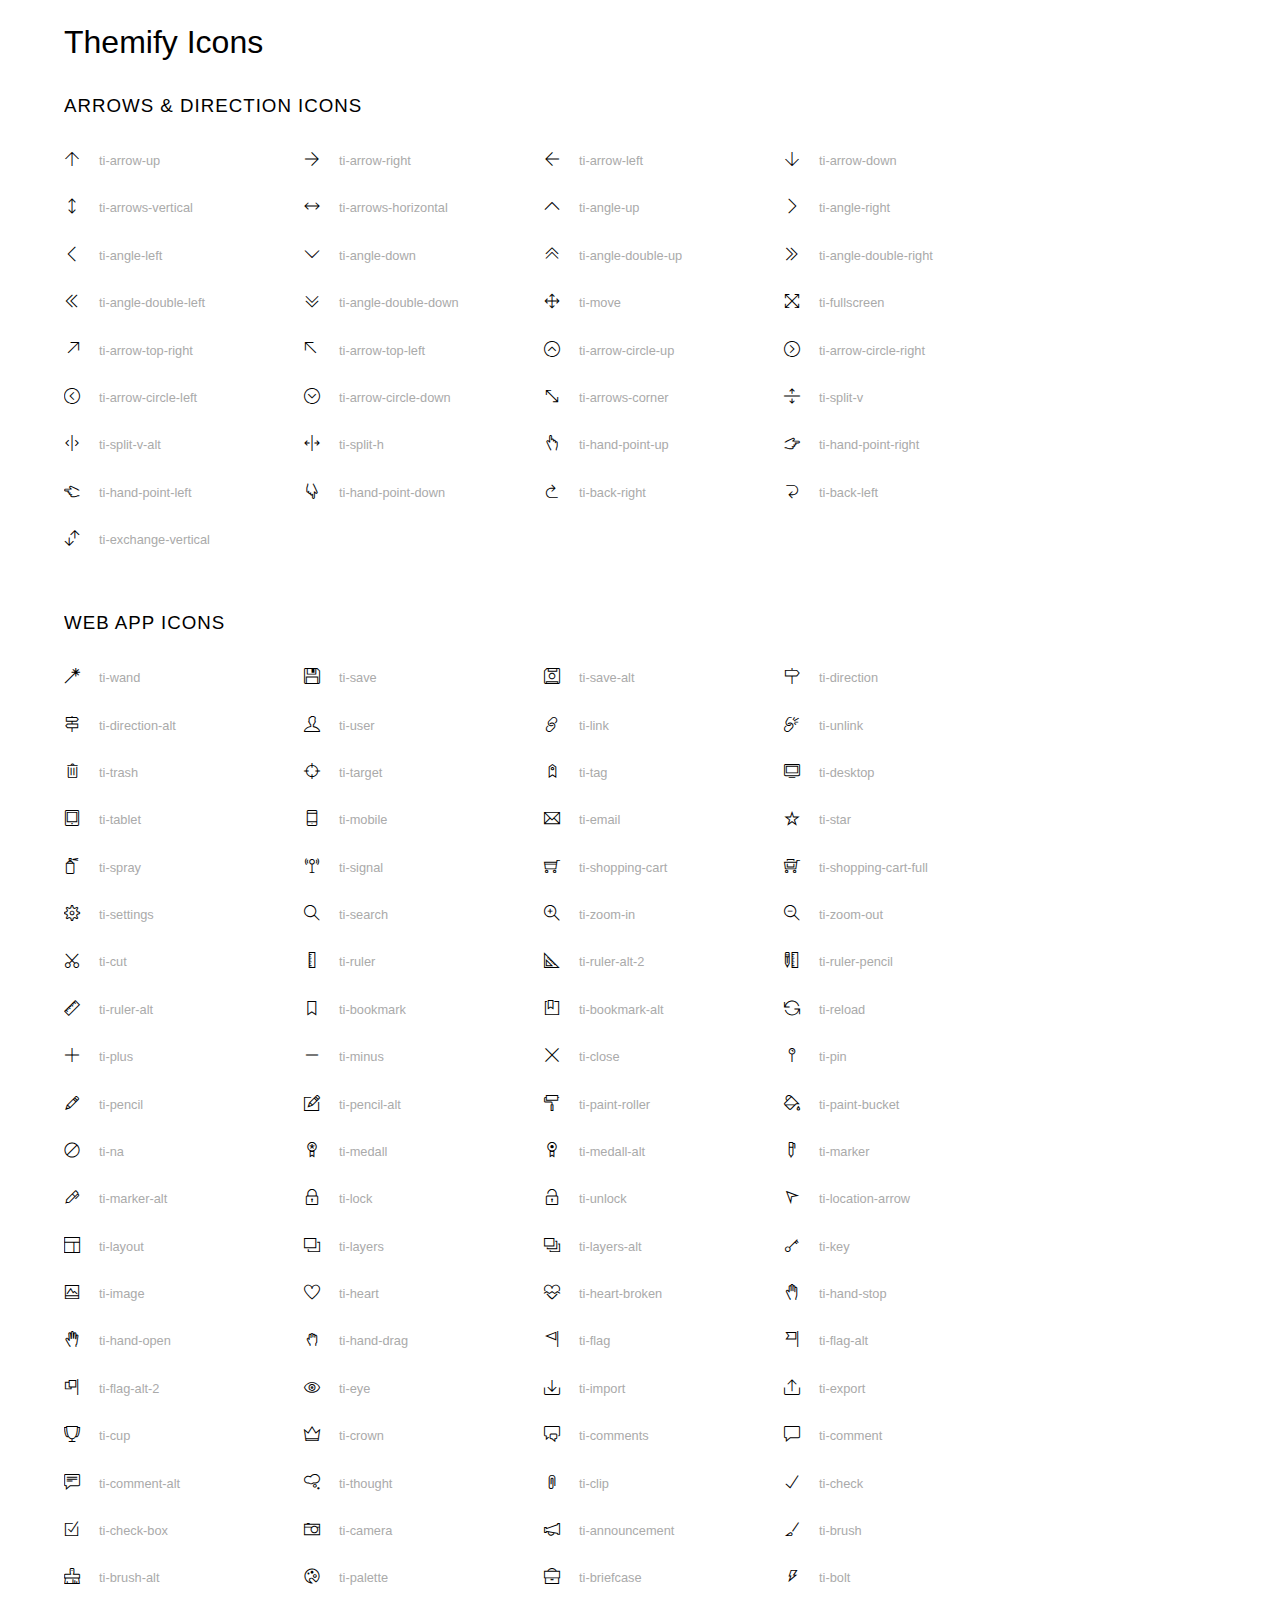
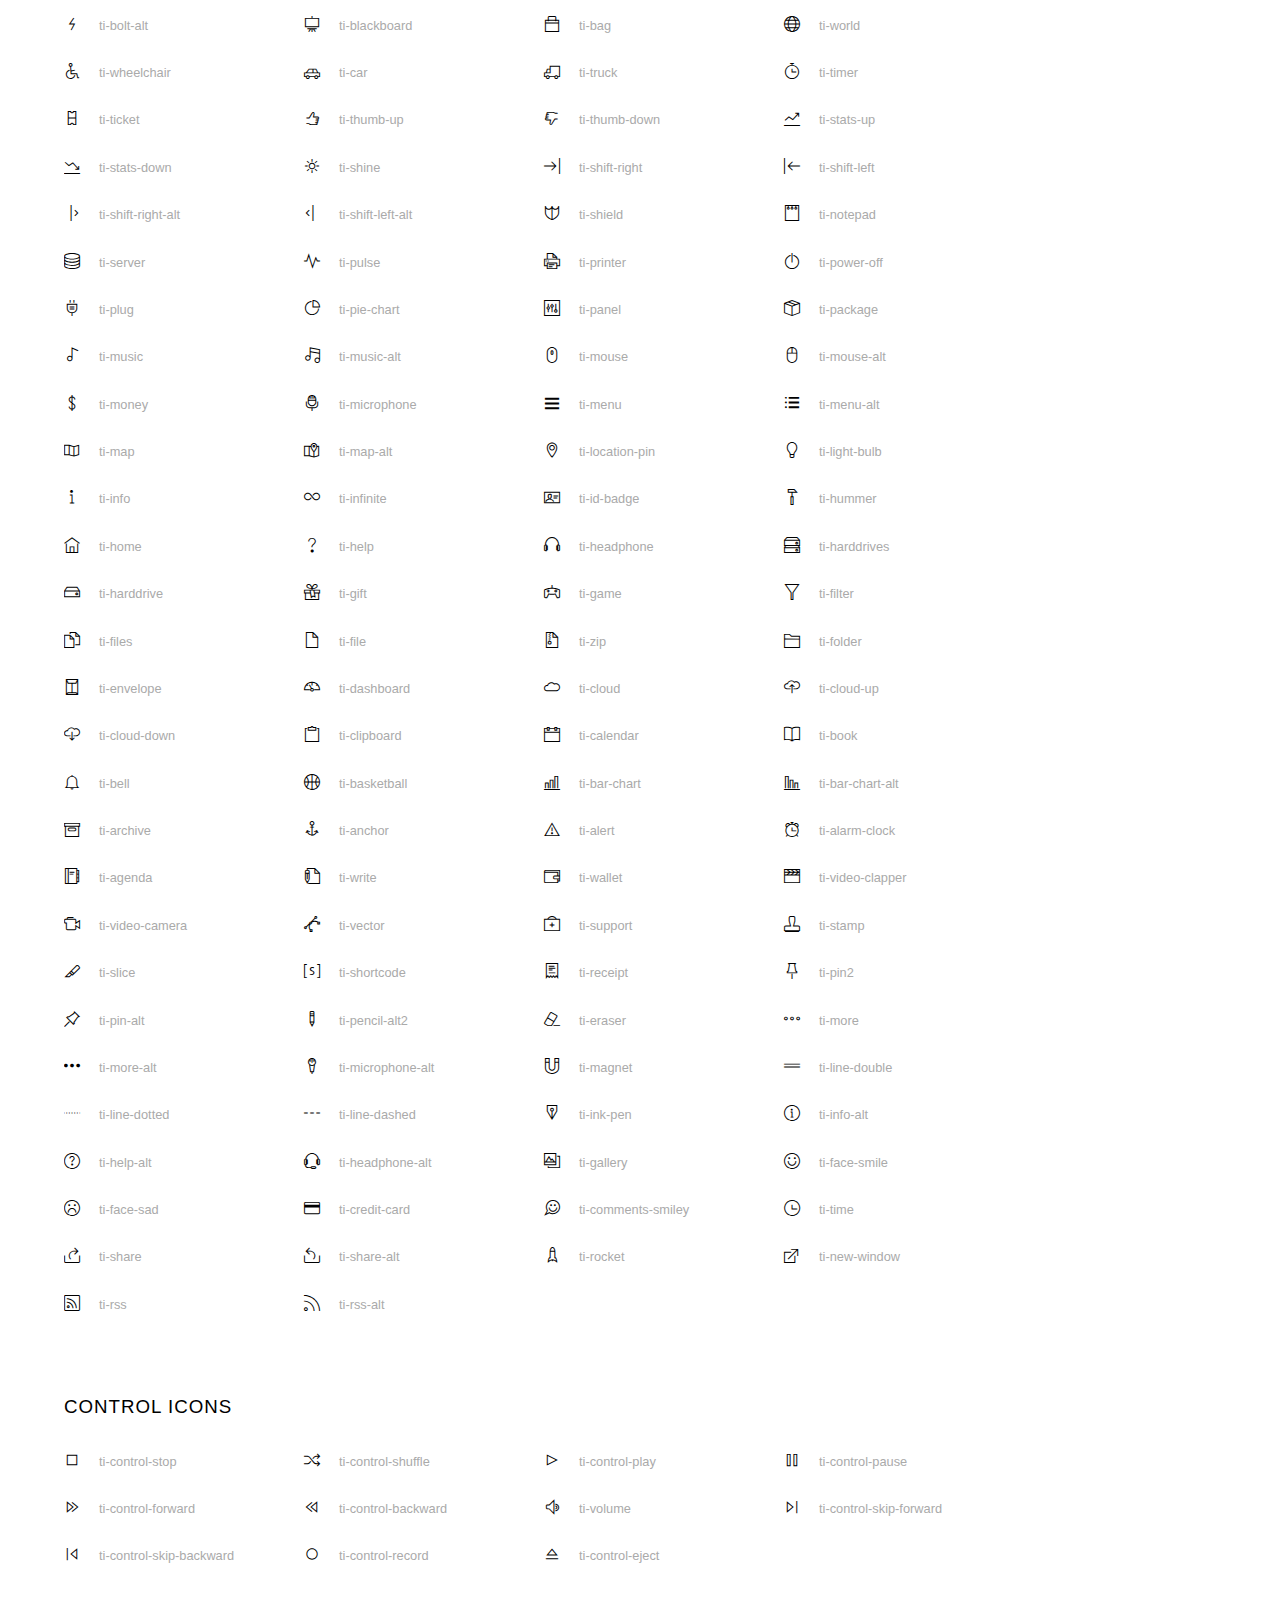
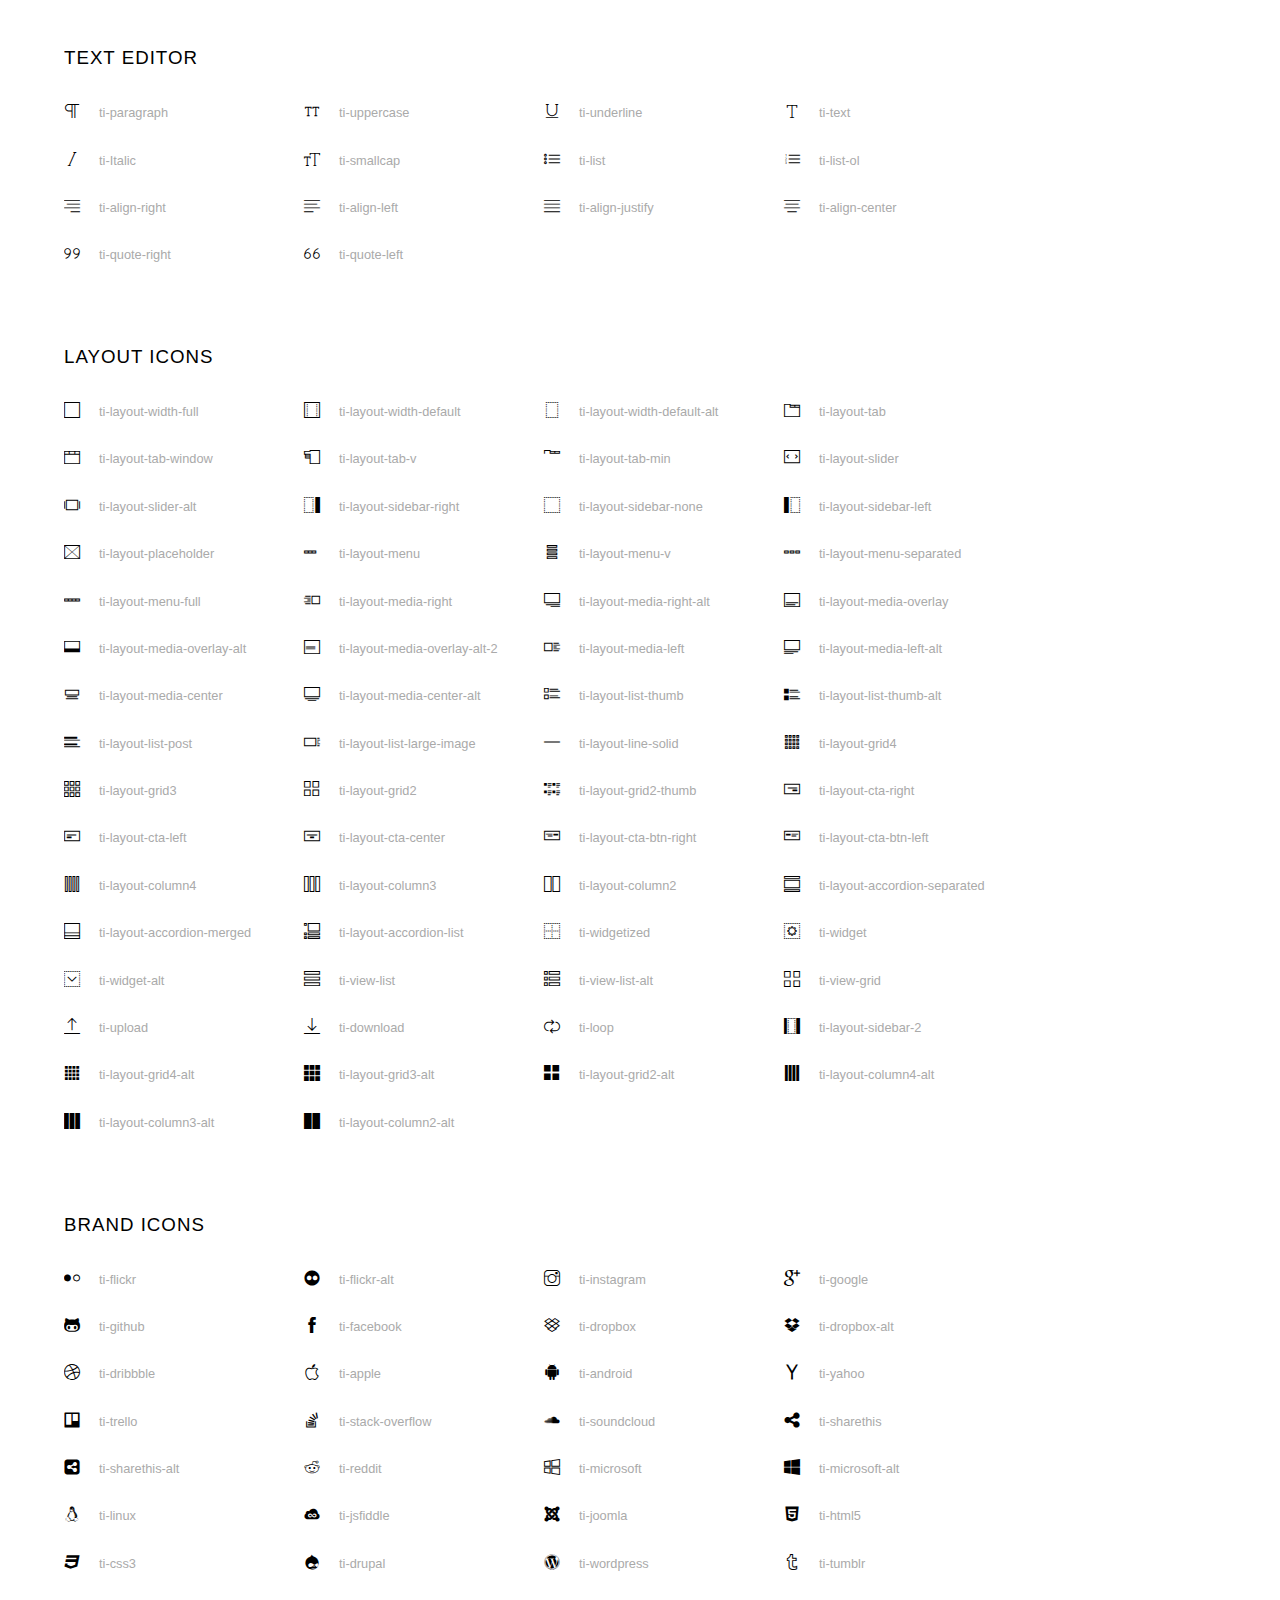
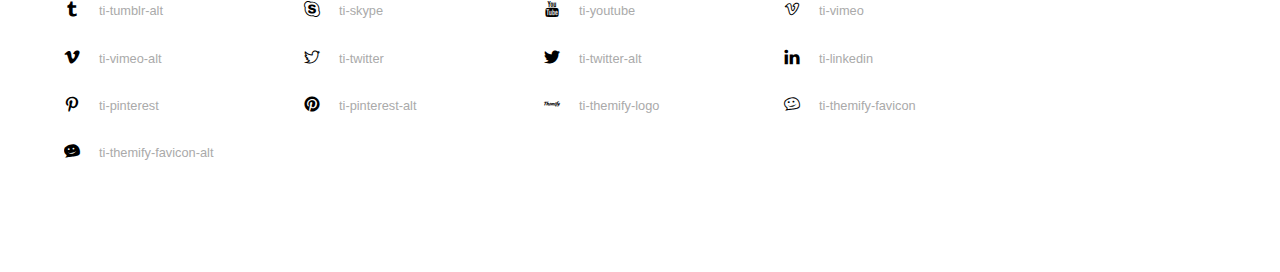
<file: Front-end/assets/font_icon/themify-icons-font/themify-icons/index.html>
<!doctype html>
<html>
<head>
	<meta charset="utf-8">
	<title>Themify Icon Font</title>
	<meta name="viewport" content="width=device-width">
	<link rel="stylesheet" href="demo-files/demo.css">
	<link rel="stylesheet" href="themify-icons.css">
	<!--[if lt IE 8]><!-->
	<link rel="stylesheet" href="ie7/ie7.css">
	<!--<![endif]-->
</head>
<body>
	<h1>Themify Icons</h1>

	<div class="icon-section">

		<div class="icon-section">
			<h3>Arrows &amp; Direction Icons </h3>

			<div class="icon-container">
				<span class="ti-arrow-up"></span><span class="icon-name"> ti-arrow-up</span>
			</div>
			<div class="icon-container">
				<span class="ti-arrow-right"></span><span class="icon-name"> ti-arrow-right</span>
			</div>
			<div class="icon-container">
				<span class="ti-arrow-left"></span><span class="icon-name"> ti-arrow-left</span>
			</div>
			<div class="icon-container">
				<span class="ti-arrow-down"></span><span class="icon-name"> ti-arrow-down</span>
			</div>
			<div class="icon-container">
				<span class="ti-arrows-vertical"></span><span class="icon-name"> ti-arrows-vertical</span>
			</div>
			<div class="icon-container">
				<span class="ti-arrows-horizontal"></span><span class="icon-name"> ti-arrows-horizontal</span>
			</div>
			<div class="icon-container">
				<span class="ti-angle-up"></span><span class="icon-name"> ti-angle-up</span>
			</div>
			<div class="icon-container">
				<span class="ti-angle-right"></span><span class="icon-name"> ti-angle-right</span>
			</div>
			<div class="icon-container">
				<span class="ti-angle-left"></span><span class="icon-name"> ti-angle-left</span>
			</div>
			<div class="icon-container">
				<span class="ti-angle-down"></span><span class="icon-name"> ti-angle-down</span>
			</div>	
			<div class="icon-container">
				<span class="ti-angle-double-up"></span><span class="icon-name"> ti-angle-double-up</span>
			</div>
			<div class="icon-container">
				<span class="ti-angle-double-right"></span><span class="icon-name"> ti-angle-double-right</span>
			</div>
			<div class="icon-container">
				<span class="ti-angle-double-left"></span><span class="icon-name"> ti-angle-double-left</span>
			</div>
			<div class="icon-container">
				<span class="ti-angle-double-down"></span><span class="icon-name"> ti-angle-double-down</span>
			</div>					
			<div class="icon-container">
				<span class="ti-move"></span><span class="icon-name"> ti-move</span>
			</div>
			<div class="icon-container">
				<span class="ti-fullscreen"></span><span class="icon-name"> ti-fullscreen</span>
			</div>
			<div class="icon-container">
				<span class="ti-arrow-top-right"></span><span class="icon-name"> ti-arrow-top-right</span>
			</div>
			<div class="icon-container">
				<span class="ti-arrow-top-left"></span><span class="icon-name"> ti-arrow-top-left</span>
			</div>
			<div class="icon-container">
				<span class="ti-arrow-circle-up"></span><span class="icon-name"> ti-arrow-circle-up</span>
			</div>
			<div class="icon-container">
				<span class="ti-arrow-circle-right"></span><span class="icon-name"> ti-arrow-circle-right</span>
			</div>
			<div class="icon-container">
				<span class="ti-arrow-circle-left"></span><span class="icon-name"> ti-arrow-circle-left</span>
			</div>
			<div class="icon-container">
				<span class="ti-arrow-circle-down"></span><span class="icon-name"> ti-arrow-circle-down</span>
			</div>
			<div class="icon-container">
				<span class="ti-arrows-corner"></span><span class="icon-name"> ti-arrows-corner</span>
			</div>
			<div class="icon-container">
				<span class="ti-split-v"></span><span class="icon-name"> ti-split-v</span>
			</div>

			<div class="icon-container">
				<span class="ti-split-v-alt"></span><span class="icon-name"> ti-split-v-alt</span>
			</div>
			<div class="icon-container">
				<span class="ti-split-h"></span><span class="icon-name"> ti-split-h</span>
			</div>
			<div class="icon-container">
				<span class="ti-hand-point-up"></span><span class="icon-name"> ti-hand-point-up</span>
			</div>
			<div class="icon-container">
				<span class="ti-hand-point-right"></span><span class="icon-name"> ti-hand-point-right</span>
			</div>
			<div class="icon-container">
				<span class="ti-hand-point-left"></span><span class="icon-name"> ti-hand-point-left</span>
			</div>
			<div class="icon-container">
				<span class="ti-hand-point-down"></span><span class="icon-name"> ti-hand-point-down</span>
			</div>
			<div class="icon-container">
				<span class="ti-back-right"></span><span class="icon-name"> ti-back-right</span>
			</div>
			<div class="icon-container">
				<span class="ti-back-left"></span><span class="icon-name"> ti-back-left</span>
			</div>
			<div class="icon-container">
				<span class="ti-exchange-vertical"></span><span class="icon-name"> ti-exchange-vertical</span>
			</div>

		</div> <!-- Arrows Icons -->



		<h3>Web App Icons</h3>
		
		<div class="icon-section">

			<div class="icon-container">
				<span class="ti-wand"></span><span class="icon-name"> ti-wand</span>
			</div>
			<div class="icon-container">
				<span class="ti-save"></span><span class="icon-name"> ti-save</span>
			</div>
			<div class="icon-container">
				<span class="ti-save-alt"></span><span class="icon-name"> ti-save-alt</span>
			</div>

			<div class="icon-container">
				<span class="ti-direction"></span><span class="icon-name"> ti-direction</span>
			</div>
			<div class="icon-container">
				<span class="ti-direction-alt"></span><span class="icon-name"> ti-direction-alt</span>
			</div>
			<div class="icon-container">
				<span class="ti-user"></span><span class="icon-name"> ti-user</span>
			</div>
			<div class="icon-container">
				<span class="ti-link"></span><span class="icon-name"> ti-link</span>
			</div>
			<div class="icon-container">
				<span class="ti-unlink"></span><span class="icon-name"> ti-unlink</span>
			</div>
			<div class="icon-container">
				<span class="ti-trash"></span><span class="icon-name"> ti-trash</span>
			</div>
			<div class="icon-container">
				<span class="ti-target"></span><span class="icon-name"> ti-target</span>
			</div>
			<div class="icon-container">
				<span class="ti-tag"></span><span class="icon-name"> ti-tag</span>
			</div>
			<div class="icon-container">
				<span class="ti-desktop"></span><span class="icon-name"> ti-desktop</span>
			</div>
			<div class="icon-container">
				<span class="ti-tablet"></span><span class="icon-name"> ti-tablet</span>
			</div>
			<div class="icon-container">
				<span class="ti-mobile"></span><span class="icon-name"> ti-mobile</span>
			</div>
			<div class="icon-container">
				<span class="ti-email"></span><span class="icon-name"> ti-email</span>
			</div>	
			<div class="icon-container">
				<span class="ti-star"></span><span class="icon-name"> ti-star</span>
			</div>
			<div class="icon-container">
				<span class="ti-spray"></span><span class="icon-name"> ti-spray</span>
			</div>
			<div class="icon-container">
				<span class="ti-signal"></span><span class="icon-name"> ti-signal</span>
			</div>
			<div class="icon-container">
				<span class="ti-shopping-cart"></span><span class="icon-name"> ti-shopping-cart</span>
			</div>
			<div class="icon-container">
				<span class="ti-shopping-cart-full"></span><span class="icon-name"> ti-shopping-cart-full</span>
			</div>
			<div class="icon-container">
				<span class="ti-settings"></span><span class="icon-name"> ti-settings</span>
			</div>
			<div class="icon-container">
				<span class="ti-search"></span><span class="icon-name"> ti-search</span>
			</div>
			<div class="icon-container">
				<span class="ti-zoom-in"></span><span class="icon-name"> ti-zoom-in</span>
			</div>
			<div class="icon-container">
				<span class="ti-zoom-out"></span><span class="icon-name"> ti-zoom-out</span>
			</div>
			<div class="icon-container">
				<span class="ti-cut"></span><span class="icon-name"> ti-cut</span>
			</div>
			<div class="icon-container">
				<span class="ti-ruler"></span><span class="icon-name"> ti-ruler</span>
			</div>
			<div class="icon-container">
				<span class="ti-ruler-alt-2"></span><span class="icon-name"> ti-ruler-alt-2</span>
			</div>			
			<div class="icon-container">
				<span class="ti-ruler-pencil"></span><span class="icon-name"> ti-ruler-pencil</span>
			</div>
			<div class="icon-container">
				<span class="ti-ruler-alt"></span><span class="icon-name"> ti-ruler-alt</span>
			</div>
			<div class="icon-container">
				<span class="ti-bookmark"></span><span class="icon-name"> ti-bookmark</span>
			</div>
			<div class="icon-container">
				<span class="ti-bookmark-alt"></span><span class="icon-name"> ti-bookmark-alt</span>
			</div>
			<div class="icon-container">
				<span class="ti-reload"></span><span class="icon-name"> ti-reload</span>
			</div>
			<div class="icon-container">
				<span class="ti-plus"></span><span class="icon-name"> ti-plus</span>
			</div>
			<div class="icon-container">
				<span class="ti-minus"></span><span class="icon-name"> ti-minus</span>
			</div>
			<div class="icon-container">
				<span class="ti-close"></span><span class="icon-name"> ti-close</span>
			</div>			
			<div class="icon-container">
				<span class="ti-pin"></span><span class="icon-name"> ti-pin</span>
			</div>
			<div class="icon-container">
				<span class="ti-pencil"></span><span class="icon-name"> ti-pencil</span>
			</div>
					
		  	<div class="icon-container">
				<span class="ti-pencil-alt"></span><span class="icon-name"> ti-pencil-alt</span>
			</div>
			<div class="icon-container">
				<span class="ti-paint-roller"></span><span class="icon-name"> ti-paint-roller</span>
			</div>
			<div class="icon-container">
				<span class="ti-paint-bucket"></span><span class="icon-name"> ti-paint-bucket</span>
			</div>
			<div class="icon-container">
				<span class="ti-na"></span><span class="icon-name"> ti-na</span>
			</div>
			<div class="icon-container">
				<span class="ti-medall"></span><span class="icon-name"> ti-medall</span>
			</div>
			<div class="icon-container">
				<span class="ti-medall-alt"></span><span class="icon-name"> ti-medall-alt</span>
			</div>
			<div class="icon-container">
				<span class="ti-marker"></span><span class="icon-name"> ti-marker</span>
			</div>
			<div class="icon-container">
				<span class="ti-marker-alt"></span><span class="icon-name"> ti-marker-alt</span>
			</div>

			<div class="icon-container">
				<span class="ti-lock"></span><span class="icon-name"> ti-lock</span>
			</div>
			<div class="icon-container">
				<span class="ti-unlock"></span><span class="icon-name"> ti-unlock</span>
			</div>
			<div class="icon-container">
				<span class="ti-location-arrow"></span><span class="icon-name"> ti-location-arrow</span>
			</div>
			<div class="icon-container">
				<span class="ti-layout"></span><span class="icon-name"> ti-layout</span>
			</div>
			<div class="icon-container">
				<span class="ti-layers"></span><span class="icon-name"> ti-layers</span>
			</div>
			<div class="icon-container">
				<span class="ti-layers-alt"></span><span class="icon-name"> ti-layers-alt</span>
			</div>
			<div class="icon-container">
				<span class="ti-key"></span><span class="icon-name"> ti-key</span>
			</div>
			<div class="icon-container">
				<span class="ti-image"></span><span class="icon-name"> ti-image</span>
			</div>
			<div class="icon-container">
				<span class="ti-heart"></span><span class="icon-name"> ti-heart</span>
			</div>
			<div class="icon-container">
				<span class="ti-heart-broken"></span><span class="icon-name"> ti-heart-broken</span>
			</div>
			<div class="icon-container">
				<span class="ti-hand-stop"></span><span class="icon-name"> ti-hand-stop</span>
			</div>
			<div class="icon-container">
				<span class="ti-hand-open"></span><span class="icon-name"> ti-hand-open</span>
			</div>
			<div class="icon-container">
				<span class="ti-hand-drag"></span><span class="icon-name"> ti-hand-drag</span>
			</div>
			<div class="icon-container">
				<span class="ti-flag"></span><span class="icon-name"> ti-flag</span>
			</div>
			<div class="icon-container">
				<span class="ti-flag-alt"></span><span class="icon-name"> ti-flag-alt</span>
			</div>
			<div class="icon-container">
				<span class="ti-flag-alt-2"></span><span class="icon-name"> ti-flag-alt-2</span>
			</div>
			<div class="icon-container">
				<span class="ti-eye"></span><span class="icon-name"> ti-eye</span>
			</div>
			<div class="icon-container">
				<span class="ti-import"></span><span class="icon-name"> ti-import</span>
			</div>			
			<div class="icon-container">
				<span class="ti-export"></span><span class="icon-name"> ti-export</span>
			</div>
			<div class="icon-container">
				<span class="ti-cup"></span><span class="icon-name"> ti-cup</span>
			</div>
			<div class="icon-container">
				<span class="ti-crown"></span><span class="icon-name"> ti-crown</span>
			</div>
			<div class="icon-container">
				<span class="ti-comments"></span><span class="icon-name"> ti-comments</span>
			</div>
			<div class="icon-container">
				<span class="ti-comment"></span><span class="icon-name"> ti-comment</span>
			</div>
			<div class="icon-container">
				<span class="ti-comment-alt"></span><span class="icon-name"> ti-comment-alt</span>
			</div>
			<div class="icon-container">
				<span class="ti-thought"></span><span class="icon-name"> ti-thought</span>
			</div>			
			<div class="icon-container">
				<span class="ti-clip"></span><span class="icon-name"> ti-clip</span>
			</div>

			<div class="icon-container">
				<span class="ti-check"></span><span class="icon-name"> ti-check</span>
			</div>
			<div class="icon-container">
				<span class="ti-check-box"></span><span class="icon-name"> ti-check-box</span>
			</div>
			<div class="icon-container">
				<span class="ti-camera"></span><span class="icon-name"> ti-camera</span>
			</div>
			<div class="icon-container">
				<span class="ti-announcement"></span><span class="icon-name"> ti-announcement</span>
			</div>
			<div class="icon-container">
				<span class="ti-brush"></span><span class="icon-name"> ti-brush</span>
			</div>
			<div class="icon-container">
				<span class="ti-brush-alt"></span><span class="icon-name"> ti-brush-alt</span>
			</div>
			<div class="icon-container">
				<span class="ti-palette"></span><span class="icon-name"> ti-palette</span>
			</div>			
			<div class="icon-container">
				<span class="ti-briefcase"></span><span class="icon-name"> ti-briefcase</span>
			</div>
			<div class="icon-container">
				<span class="ti-bolt"></span><span class="icon-name"> ti-bolt</span>
			</div>
			<div class="icon-container">
				<span class="ti-bolt-alt"></span><span class="icon-name"> ti-bolt-alt</span>
			</div>
			<div class="icon-container">
				<span class="ti-blackboard"></span><span class="icon-name"> ti-blackboard</span>
			</div>
			<div class="icon-container">
				<span class="ti-bag"></span><span class="icon-name"> ti-bag</span>
			</div>
			<div class="icon-container">
				<span class="ti-world"></span><span class="icon-name"> ti-world</span>
			</div>
			<div class="icon-container">
				<span class="ti-wheelchair"></span><span class="icon-name"> ti-wheelchair</span>
			</div>
			<div class="icon-container">
				<span class="ti-car"></span><span class="icon-name"> ti-car</span>
			</div>
			<div class="icon-container">
				<span class="ti-truck"></span><span class="icon-name"> ti-truck</span>
			</div>
			<div class="icon-container">
				<span class="ti-timer"></span><span class="icon-name"> ti-timer</span>
			</div>
			<div class="icon-container">
				<span class="ti-ticket"></span><span class="icon-name"> ti-ticket</span>
			</div>
			<div class="icon-container">
				<span class="ti-thumb-up"></span><span class="icon-name"> ti-thumb-up</span>
			</div>
			<div class="icon-container">
				<span class="ti-thumb-down"></span><span class="icon-name"> ti-thumb-down</span>
			</div>

			<div class="icon-container">
				<span class="ti-stats-up"></span><span class="icon-name"> ti-stats-up</span>
			</div>
			<div class="icon-container">
				<span class="ti-stats-down"></span><span class="icon-name"> ti-stats-down</span>
			</div>
			<div class="icon-container">
				<span class="ti-shine"></span><span class="icon-name"> ti-shine</span>
			</div>
			<div class="icon-container">
				<span class="ti-shift-right"></span><span class="icon-name"> ti-shift-right</span>
			</div>
			<div class="icon-container">
				<span class="ti-shift-left"></span><span class="icon-name"> ti-shift-left</span>
			</div>

			<div class="icon-container">
				<span class="ti-shift-right-alt"></span><span class="icon-name"> ti-shift-right-alt</span>
			</div>
			<div class="icon-container">
				<span class="ti-shift-left-alt"></span><span class="icon-name"> ti-shift-left-alt</span>
			</div>
			<div class="icon-container">
				<span class="ti-shield"></span><span class="icon-name"> ti-shield</span>
			</div>
			<div class="icon-container">
				<span class="ti-notepad"></span><span class="icon-name"> ti-notepad</span>
			</div>
			<div class="icon-container">
				<span class="ti-server"></span><span class="icon-name"> ti-server</span>
			</div>

			<div class="icon-container">
				<span class="ti-pulse"></span><span class="icon-name"> ti-pulse</span>
			</div>
			<div class="icon-container">
				<span class="ti-printer"></span><span class="icon-name"> ti-printer</span>
			</div>
			<div class="icon-container">
				<span class="ti-power-off"></span><span class="icon-name"> ti-power-off</span>
			</div>
			<div class="icon-container">
				<span class="ti-plug"></span><span class="icon-name"> ti-plug</span>
			</div>
			<div class="icon-container">
				<span class="ti-pie-chart"></span><span class="icon-name"> ti-pie-chart</span>
			</div>

			<div class="icon-container">
				<span class="ti-panel"></span><span class="icon-name"> ti-panel</span>
			</div>
			<div class="icon-container">
				<span class="ti-package"></span><span class="icon-name"> ti-package</span>
			</div>
			<div class="icon-container">
				<span class="ti-music"></span><span class="icon-name"> ti-music</span>
			</div>
			<div class="icon-container">
				<span class="ti-music-alt"></span><span class="icon-name"> ti-music-alt</span>
			</div>
			<div class="icon-container">
				<span class="ti-mouse"></span><span class="icon-name"> ti-mouse</span>
			</div>
			<div class="icon-container">
				<span class="ti-mouse-alt"></span><span class="icon-name"> ti-mouse-alt</span>
			</div>
			<div class="icon-container">
				<span class="ti-money"></span><span class="icon-name"> ti-money</span>
			</div>
			<div class="icon-container">
				<span class="ti-microphone"></span><span class="icon-name"> ti-microphone</span>
			</div>
			<div class="icon-container">
				<span class="ti-menu"></span><span class="icon-name"> ti-menu</span>
			</div>
			<div class="icon-container">
				<span class="ti-menu-alt"></span><span class="icon-name"> ti-menu-alt</span>
			</div>
			<div class="icon-container">
				<span class="ti-map"></span><span class="icon-name"> ti-map</span>
			</div>
			<div class="icon-container">
				<span class="ti-map-alt"></span><span class="icon-name"> ti-map-alt</span>
			</div>

			<div class="icon-container">
				<span class="ti-location-pin"></span><span class="icon-name"> ti-location-pin</span>
			</div>

			<div class="icon-container">
				<span class="ti-light-bulb"></span><span class="icon-name"> ti-light-bulb</span>
			</div>
			<div class="icon-container">
				<span class="ti-info"></span><span class="icon-name"> ti-info</span>
			</div>
			<div class="icon-container">
				<span class="ti-infinite"></span><span class="icon-name"> ti-infinite</span>
			</div>
			<div class="icon-container">
				<span class="ti-id-badge"></span><span class="icon-name"> ti-id-badge</span>
			</div>
			<div class="icon-container">
				<span class="ti-hummer"></span><span class="icon-name"> ti-hummer</span>
			</div>
			<div class="icon-container">
				<span class="ti-home"></span><span class="icon-name"> ti-home</span>
			</div>
			<div class="icon-container">
				<span class="ti-help"></span><span class="icon-name"> ti-help</span>
			</div>
			<div class="icon-container">
				<span class="ti-headphone"></span><span class="icon-name"> ti-headphone</span>
			</div>
			<div class="icon-container">
				<span class="ti-harddrives"></span><span class="icon-name"> ti-harddrives</span>
			</div>
			<div class="icon-container">
				<span class="ti-harddrive"></span><span class="icon-name"> ti-harddrive</span>
			</div>
			<div class="icon-container">
				<span class="ti-gift"></span><span class="icon-name"> ti-gift</span>
			</div>
			<div class="icon-container">
				<span class="ti-game"></span><span class="icon-name"> ti-game</span>
			</div>
			<div class="icon-container">
				<span class="ti-filter"></span><span class="icon-name"> ti-filter</span>
			</div>
			<div class="icon-container">
				<span class="ti-files"></span><span class="icon-name"> ti-files</span>
			</div>
			<div class="icon-container">
				<span class="ti-file"></span><span class="icon-name"> ti-file</span>
			</div>
			<div class="icon-container">
				<span class="ti-zip"></span><span class="icon-name"> ti-zip</span>
			</div>
			<div class="icon-container">
				<span class="ti-folder"></span><span class="icon-name"> ti-folder</span>
			</div>			
			<div class="icon-container">
				<span class="ti-envelope"></span><span class="icon-name"> ti-envelope</span>
			</div>


			<div class="icon-container">
				<span class="ti-dashboard"></span><span class="icon-name"> ti-dashboard</span>
			</div>
			<div class="icon-container">
				<span class="ti-cloud"></span><span class="icon-name"> ti-cloud</span>
			</div>
			<div class="icon-container">
				<span class="ti-cloud-up"></span><span class="icon-name"> ti-cloud-up</span>
			</div>
			<div class="icon-container">
				<span class="ti-cloud-down"></span><span class="icon-name"> ti-cloud-down</span>
			</div>
			<div class="icon-container">
				<span class="ti-clipboard"></span><span class="icon-name"> ti-clipboard</span>
			</div>
			<div class="icon-container">
				<span class="ti-calendar"></span><span class="icon-name"> ti-calendar</span>
			</div>
			<div class="icon-container">
				<span class="ti-book"></span><span class="icon-name"> ti-book</span>
			</div>
			<div class="icon-container">
				<span class="ti-bell"></span><span class="icon-name"> ti-bell</span>
			</div>
			<div class="icon-container">
				<span class="ti-basketball"></span><span class="icon-name"> ti-basketball</span>
			</div>
			<div class="icon-container">
				<span class="ti-bar-chart"></span><span class="icon-name"> ti-bar-chart</span>
			</div>
			<div class="icon-container">
				<span class="ti-bar-chart-alt"></span><span class="icon-name"> ti-bar-chart-alt</span>
			</div>


			<div class="icon-container">
				<span class="ti-archive"></span><span class="icon-name"> ti-archive</span>
			</div>
			<div class="icon-container">
				<span class="ti-anchor"></span><span class="icon-name"> ti-anchor</span>
			</div>

			<div class="icon-container">
				<span class="ti-alert"></span><span class="icon-name"> ti-alert</span>
			</div>
			<div class="icon-container">
				<span class="ti-alarm-clock"></span><span class="icon-name"> ti-alarm-clock</span>
			</div>
			<div class="icon-container">
				<span class="ti-agenda"></span><span class="icon-name"> ti-agenda</span>
			</div>
			<div class="icon-container">
				<span class="ti-write"></span><span class="icon-name"> ti-write</span>
			</div>

			<div class="icon-container">
				<span class="ti-wallet"></span><span class="icon-name"> ti-wallet</span>
			</div>
			<div class="icon-container">
				<span class="ti-video-clapper"></span><span class="icon-name"> ti-video-clapper</span>
			</div>
			<div class="icon-container">
				<span class="ti-video-camera"></span><span class="icon-name"> ti-video-camera</span>
			</div>
			<div class="icon-container">
				<span class="ti-vector"></span><span class="icon-name"> ti-vector</span>
			</div>

			<div class="icon-container">
				<span class="ti-support"></span><span class="icon-name"> ti-support</span>
			</div>
			<div class="icon-container">
				<span class="ti-stamp"></span><span class="icon-name"> ti-stamp</span>
			</div>
			<div class="icon-container">
				<span class="ti-slice"></span><span class="icon-name"> ti-slice</span>
			</div>
			<div class="icon-container">
				<span class="ti-shortcode"></span><span class="icon-name"> ti-shortcode</span>
			</div>
			<div class="icon-container">
				<span class="ti-receipt"></span><span class="icon-name"> ti-receipt</span>
			</div>
			<div class="icon-container">
				<span class="ti-pin2"></span><span class="icon-name"> ti-pin2</span>
			</div>
			<div class="icon-container">
				<span class="ti-pin-alt"></span><span class="icon-name"> ti-pin-alt</span>
			</div>
			<div class="icon-container">
				<span class="ti-pencil-alt2"></span><span class="icon-name"> ti-pencil-alt2</span>
			</div>
			<div class="icon-container">
				<span class="ti-eraser"></span><span class="icon-name"> ti-eraser</span>
			</div>			
			<div class="icon-container">
				<span class="ti-more"></span><span class="icon-name"> ti-more</span>
			</div>
			<div class="icon-container">
				<span class="ti-more-alt"></span><span class="icon-name"> ti-more-alt</span>
			</div>
			<div class="icon-container">
				<span class="ti-microphone-alt"></span><span class="icon-name"> ti-microphone-alt</span>
			</div>
			<div class="icon-container">
				<span class="ti-magnet"></span><span class="icon-name"> ti-magnet</span>
			</div>
			<div class="icon-container">
				<span class="ti-line-double"></span><span class="icon-name"> ti-line-double</span>
			</div>
			<div class="icon-container">
				<span class="ti-line-dotted"></span><span class="icon-name"> ti-line-dotted</span>
			</div>
			<div class="icon-container">
				<span class="ti-line-dashed"></span><span class="icon-name"> ti-line-dashed</span>
			</div>

			<div class="icon-container">
				<span class="ti-ink-pen"></span><span class="icon-name"> ti-ink-pen</span>
			</div>
			<div class="icon-container">
				<span class="ti-info-alt"></span><span class="icon-name"> ti-info-alt</span>
			</div>
			<div class="icon-container">
				<span class="ti-help-alt"></span><span class="icon-name"> ti-help-alt</span>
			</div>
			<div class="icon-container">
				<span class="ti-headphone-alt"></span><span class="icon-name"> ti-headphone-alt</span>
			</div>

			<div class="icon-container">
				<span class="ti-gallery"></span><span class="icon-name"> ti-gallery</span>
			</div>
			<div class="icon-container">
				<span class="ti-face-smile"></span><span class="icon-name"> ti-face-smile</span>
			</div>
			<div class="icon-container">
				<span class="ti-face-sad"></span><span class="icon-name"> ti-face-sad</span>
			</div>
			<div class="icon-container">
				<span class="ti-credit-card"></span><span class="icon-name"> ti-credit-card</span>
			</div>
			<div class="icon-container">
				<span class="ti-comments-smiley"></span><span class="icon-name"> ti-comments-smiley</span>
			</div>
			<div class="icon-container">
				<span class="ti-time"></span><span class="icon-name"> ti-time</span>
			</div>
			<div class="icon-container">
				<span class="ti-share"></span><span class="icon-name"> ti-share</span>
			</div>
			<div class="icon-container">
				<span class="ti-share-alt"></span><span class="icon-name"> ti-share-alt</span>
			</div>
			<div class="icon-container">
				<span class="ti-rocket"></span><span class="icon-name"> ti-rocket</span>
			</div>

			<div class="icon-container">
				<span class="ti-new-window"></span><span class="icon-name"> ti-new-window</span>
			</div>

			<div class="icon-container">
				<span class="ti-rss"></span><span class="icon-name"> ti-rss</span>
			</div>

			<div class="icon-container">
				<span class="ti-rss-alt"></span><span class="icon-name"> ti-rss-alt</span>
			</div>
			
		</div><!-- Web App Icons -->


		<div class="icon-section">
			<h3>Control Icons</h3>
			<div class="icon-container">
				<span class="ti-control-stop"></span><span class="icon-name"> ti-control-stop</span>
			</div>
			<div class="icon-container">
				<span class="ti-control-shuffle"></span><span class="icon-name"> ti-control-shuffle</span>
			</div>
			<div class="icon-container">
				<span class="ti-control-play"></span><span class="icon-name"> ti-control-play</span>
			</div>
			<div class="icon-container">
				<span class="ti-control-pause"></span><span class="icon-name"> ti-control-pause</span>
			</div>
			<div class="icon-container">
				<span class="ti-control-forward"></span><span class="icon-name"> ti-control-forward</span>
			</div>
			<div class="icon-container">
				<span class="ti-control-backward"></span><span class="icon-name"> ti-control-backward</span>
			</div>	
			<div class="icon-container">
				<span class="ti-volume"></span><span class="icon-name"> ti-volume</span>
			</div>
			<div class="icon-container">
				<span class="ti-control-skip-forward"></span><span class="icon-name"> ti-control-skip-forward</span>
			</div>
			<div class="icon-container">
				<span class="ti-control-skip-backward"></span><span class="icon-name"> ti-control-skip-backward</span>
			</div>
			<div class="icon-container">
				<span class="ti-control-record"></span><span class="icon-name"> ti-control-record</span>
			</div>
			<div class="icon-container">
				<span class="ti-control-eject"></span><span class="icon-name"> ti-control-eject</span>
			</div>			
		</div> <!-- Control Icons -->


		<div class="icon-section">
			<h3>Text Editor</h3>

			<div class="icon-container">
				<span class="ti-paragraph"></span><span class="icon-name"> ti-paragraph</span>
			</div>
			<div class="icon-container">
				<span class="ti-uppercase"></span><span class="icon-name"> ti-uppercase</span>
			</div>

			<div class="icon-container">
				<span class="ti-underline"></span><span class="icon-name"> ti-underline</span>
			</div>
			<div class="icon-container">
				<span class="ti-text"></span><span class="icon-name"> ti-text</span>
			</div>
			<div class="icon-container">
				<span class="ti-Italic"></span><span class="icon-name"> ti-Italic</span>
			</div>
			<div class="icon-container">
				<span class="ti-smallcap"></span><span class="icon-name"> ti-smallcap</span>
			</div>
			<div class="icon-container">
				<span class="ti-list"></span><span class="icon-name"> ti-list</span>
			</div>
			<div class="icon-container">
				<span class="ti-list-ol"></span><span class="icon-name"> ti-list-ol</span>
			</div>
			<div class="icon-container">
				<span class="ti-align-right"></span><span class="icon-name"> ti-align-right</span>
			</div>
			<div class="icon-container">
				<span class="ti-align-left"></span><span class="icon-name"> ti-align-left</span>
			</div>
			<div class="icon-container">
				<span class="ti-align-justify"></span><span class="icon-name"> ti-align-justify</span>
			</div>
			<div class="icon-container">
				<span class="ti-align-center"></span><span class="icon-name"> ti-align-center</span>
			</div>
			<div class="icon-container">
				<span class="ti-quote-right"></span><span class="icon-name"> ti-quote-right</span>
			</div>
			<div class="icon-container">
				<span class="ti-quote-left"></span><span class="icon-name"> ti-quote-left</span>
			</div>

		</div> <!-- Text Editor -->



		<div class="icon-section">
			<h3>Layout Icons</h3>
			<div class="icon-container">
				<span class="ti-layout-width-full"></span><span class="icon-name"> ti-layout-width-full</span>
			</div>
			<div class="icon-container">
				<span class="ti-layout-width-default"></span><span class="icon-name"> ti-layout-width-default</span>
			</div>
			<div class="icon-container">
				<span class="ti-layout-width-default-alt"></span><span class="icon-name"> ti-layout-width-default-alt</span>
			</div>
			<div class="icon-container">
				<span class="ti-layout-tab"></span><span class="icon-name"> ti-layout-tab</span>
			</div>
			<div class="icon-container">
				<span class="ti-layout-tab-window"></span><span class="icon-name"> ti-layout-tab-window</span>
			</div>
			<div class="icon-container">
				<span class="ti-layout-tab-v"></span><span class="icon-name"> ti-layout-tab-v</span>
			</div>
			<div class="icon-container">
				<span class="ti-layout-tab-min"></span><span class="icon-name"> ti-layout-tab-min</span>
			</div>
			<div class="icon-container">
				<span class="ti-layout-slider"></span><span class="icon-name"> ti-layout-slider</span>
			</div>
			<div class="icon-container">
				<span class="ti-layout-slider-alt"></span><span class="icon-name"> ti-layout-slider-alt</span>
			</div>
			<div class="icon-container">
				<span class="ti-layout-sidebar-right"></span><span class="icon-name"> ti-layout-sidebar-right</span>
			</div>
			<div class="icon-container">
				<span class="ti-layout-sidebar-none"></span><span class="icon-name"> ti-layout-sidebar-none</span>
			</div>
			<div class="icon-container">
				<span class="ti-layout-sidebar-left"></span><span class="icon-name"> ti-layout-sidebar-left</span>
			</div>
			<div class="icon-container">
				<span class="ti-layout-placeholder"></span><span class="icon-name"> ti-layout-placeholder</span>
			</div>
			<div class="icon-container">
				<span class="ti-layout-menu"></span><span class="icon-name"> ti-layout-menu</span>
			</div>
			<div class="icon-container">
				<span class="ti-layout-menu-v"></span><span class="icon-name"> ti-layout-menu-v</span>
			</div>
			<div class="icon-container">
				<span class="ti-layout-menu-separated"></span><span class="icon-name"> ti-layout-menu-separated</span>
			</div>
			<div class="icon-container">
				<span class="ti-layout-menu-full"></span><span class="icon-name"> ti-layout-menu-full</span>
			</div>
			<div class="icon-container">
				<span class="ti-layout-media-right"></span><span class="icon-name"> ti-layout-media-right</span>
			</div>
			<div class="icon-container">
				<span class="ti-layout-media-right-alt"></span><span class="icon-name"> ti-layout-media-right-alt</span>
			</div>
			<div class="icon-container">
				<span class="ti-layout-media-overlay"></span><span class="icon-name"> ti-layout-media-overlay</span>
			</div>
			<div class="icon-container">
				<span class="ti-layout-media-overlay-alt"></span><span class="icon-name"> ti-layout-media-overlay-alt</span>
			</div>
			<div class="icon-container">
				<span class="ti-layout-media-overlay-alt-2"></span><span class="icon-name"> ti-layout-media-overlay-alt-2</span>
			</div>
			<div class="icon-container">
				<span class="ti-layout-media-left"></span><span class="icon-name"> ti-layout-media-left</span>
			</div>
			<div class="icon-container">
				<span class="ti-layout-media-left-alt"></span><span class="icon-name"> ti-layout-media-left-alt</span>
			</div>
			<div class="icon-container">
				<span class="ti-layout-media-center"></span><span class="icon-name"> ti-layout-media-center</span>
			</div>
			<div class="icon-container">
				<span class="ti-layout-media-center-alt"></span><span class="icon-name"> ti-layout-media-center-alt</span>
			</div>
			<div class="icon-container">
				<span class="ti-layout-list-thumb"></span><span class="icon-name"> ti-layout-list-thumb</span>
			</div>
			<div class="icon-container">
				<span class="ti-layout-list-thumb-alt"></span><span class="icon-name"> ti-layout-list-thumb-alt</span>
			</div>
			<div class="icon-container">
				<span class="ti-layout-list-post"></span><span class="icon-name"> ti-layout-list-post</span>
			</div>
			<div class="icon-container">
				<span class="ti-layout-list-large-image"></span><span class="icon-name"> ti-layout-list-large-image</span>
			</div>
			<div class="icon-container">
				<span class="ti-layout-line-solid"></span><span class="icon-name"> ti-layout-line-solid</span>
			</div>
			<div class="icon-container">
				<span class="ti-layout-grid4"></span><span class="icon-name"> ti-layout-grid4</span>
			</div>
			<div class="icon-container">
				<span class="ti-layout-grid3"></span><span class="icon-name"> ti-layout-grid3</span>
			</div>
			<div class="icon-container">
				<span class="ti-layout-grid2"></span><span class="icon-name"> ti-layout-grid2</span>
			</div>
			<div class="icon-container">
				<span class="ti-layout-grid2-thumb"></span><span class="icon-name"> ti-layout-grid2-thumb</span>
			</div>
			<div class="icon-container">
				<span class="ti-layout-cta-right"></span><span class="icon-name"> ti-layout-cta-right</span>
			</div>
			<div class="icon-container">
				<span class="ti-layout-cta-left"></span><span class="icon-name"> ti-layout-cta-left</span>
			</div>
			<div class="icon-container">
				<span class="ti-layout-cta-center"></span><span class="icon-name"> ti-layout-cta-center</span>
			</div>
			<div class="icon-container">
				<span class="ti-layout-cta-btn-right"></span><span class="icon-name"> ti-layout-cta-btn-right</span>
			</div>
			<div class="icon-container">
				<span class="ti-layout-cta-btn-left"></span><span class="icon-name"> ti-layout-cta-btn-left</span>
			</div>
			<div class="icon-container">
				<span class="ti-layout-column4"></span><span class="icon-name"> ti-layout-column4</span>
			</div>
			<div class="icon-container">
				<span class="ti-layout-column3"></span><span class="icon-name"> ti-layout-column3</span>
			</div>
			<div class="icon-container">
				<span class="ti-layout-column2"></span><span class="icon-name"> ti-layout-column2</span>
			</div>
			<div class="icon-container">
				<span class="ti-layout-accordion-separated"></span><span class="icon-name"> ti-layout-accordion-separated</span>
			</div>
			<div class="icon-container">
				<span class="ti-layout-accordion-merged"></span><span class="icon-name"> ti-layout-accordion-merged</span>
			</div>
			<div class="icon-container">
				<span class="ti-layout-accordion-list"></span><span class="icon-name"> ti-layout-accordion-list</span>
			</div>
			<div class="icon-container">
				<span class="ti-widgetized"></span><span class="icon-name"> ti-widgetized</span>
			</div>
			<div class="icon-container">
				<span class="ti-widget"></span><span class="icon-name"> ti-widget</span>
			</div>
			<div class="icon-container">
				<span class="ti-widget-alt"></span><span class="icon-name"> ti-widget-alt</span>
			</div>
			<div class="icon-container">
				<span class="ti-view-list"></span><span class="icon-name"> ti-view-list</span>
			</div>
			<div class="icon-container">
				<span class="ti-view-list-alt"></span><span class="icon-name"> ti-view-list-alt</span>
			</div>
			<div class="icon-container">
				<span class="ti-view-grid"></span><span class="icon-name"> ti-view-grid</span>
			</div>
			<div class="icon-container">
				<span class="ti-upload"></span><span class="icon-name"> ti-upload</span>
			</div>
			<div class="icon-container">
				<span class="ti-download"></span><span class="icon-name"> ti-download</span>
			</div>	
			<div class="icon-container">
				<span class="ti-loop"></span><span class="icon-name"> ti-loop</span>
			</div>
			<div class="icon-container">
				<span class="ti-layout-sidebar-2"></span><span class="icon-name"> ti-layout-sidebar-2</span>
			</div>
			<div class="icon-container">
				<span class="ti-layout-grid4-alt"></span><span class="icon-name"> ti-layout-grid4-alt</span>
			</div>
			<div class="icon-container">
				<span class="ti-layout-grid3-alt"></span><span class="icon-name"> ti-layout-grid3-alt</span>
			</div>
			<div class="icon-container">
				<span class="ti-layout-grid2-alt"></span><span class="icon-name"> ti-layout-grid2-alt</span>
			</div>
			<div class="icon-container">
				<span class="ti-layout-column4-alt"></span><span class="icon-name"> ti-layout-column4-alt</span>
			</div>
			<div class="icon-container">
				<span class="ti-layout-column3-alt"></span><span class="icon-name"> ti-layout-column3-alt</span>
			</div>
			<div class="icon-container">
				<span class="ti-layout-column2-alt"></span><span class="icon-name"> ti-layout-column2-alt</span>
			</div>		


		</div> <!-- Layout Icons -->


		<div class="icon-section">
			<h3>Brand Icons</h3>

			<div class="icon-container">
				<span class="ti-flickr"></span><span class="icon-name"> ti-flickr</span>
			</div>
			<div class="icon-container">
				<span class="ti-flickr-alt"></span><span class="icon-name"> ti-flickr-alt</span>
			</div>			
			<div class="icon-container">
				<span class="ti-instagram"></span><span class="icon-name"> ti-instagram</span>
			</div>
			<div class="icon-container">
				<span class="ti-google"></span><span class="icon-name"> ti-google</span>
			</div>
			<div class="icon-container">
				<span class="ti-github"></span><span class="icon-name"> ti-github</span>
			</div>

			<div class="icon-container">
				<span class="ti-facebook"></span><span class="icon-name"> ti-facebook</span>
			</div>
			<div class="icon-container">
				<span class="ti-dropbox"></span><span class="icon-name"> ti-dropbox</span>
			</div>
			<div class="icon-container">
				<span class="ti-dropbox-alt"></span><span class="icon-name"> ti-dropbox-alt</span>
			</div>
			<div class="icon-container">
				<span class="ti-dribbble"></span><span class="icon-name"> ti-dribbble</span>
			</div>
			<div class="icon-container">
				<span class="ti-apple"></span><span class="icon-name"> ti-apple</span>
			</div>
			<div class="icon-container">
				<span class="ti-android"></span><span class="icon-name"> ti-android</span>
			</div>
			<div class="icon-container">
				<span class="ti-yahoo"></span><span class="icon-name"> ti-yahoo</span>
			</div>
			<div class="icon-container">
				<span class="ti-trello"></span><span class="icon-name"> ti-trello</span>
			</div>
			<div class="icon-container">
				<span class="ti-stack-overflow"></span><span class="icon-name"> ti-stack-overflow</span>
			</div>
			<div class="icon-container">
				<span class="ti-soundcloud"></span><span class="icon-name"> ti-soundcloud</span>
			</div>
			<div class="icon-container">
				<span class="ti-sharethis"></span><span class="icon-name"> ti-sharethis</span>
			</div>
			<div class="icon-container">
				<span class="ti-sharethis-alt"></span><span class="icon-name"> ti-sharethis-alt</span>
			</div>
			<div class="icon-container">
				<span class="ti-reddit"></span><span class="icon-name"> ti-reddit</span>
			</div>

			<div class="icon-container">
				<span class="ti-microsoft"></span><span class="icon-name"> ti-microsoft</span>
			</div>
			<div class="icon-container">
				<span class="ti-microsoft-alt"></span><span class="icon-name"> ti-microsoft-alt</span>
			</div>
			<div class="icon-container">
				<span class="ti-linux"></span><span class="icon-name"> ti-linux</span>
			</div>
			<div class="icon-container">
				<span class="ti-jsfiddle"></span><span class="icon-name"> ti-jsfiddle</span>
			</div>
			<div class="icon-container">
				<span class="ti-joomla"></span><span class="icon-name"> ti-joomla</span>
			</div>
			<div class="icon-container">
				<span class="ti-html5"></span><span class="icon-name"> ti-html5</span>
			</div>
			<div class="icon-container">
				<span class="ti-css3"></span><span class="icon-name"> ti-css3</span>
			</div>	
			<div class="icon-container">
				<span class="ti-drupal"></span><span class="icon-name"> ti-drupal</span>
			</div>
			<div class="icon-container">
				<span class="ti-wordpress"></span><span class="icon-name"> ti-wordpress</span>
			</div>		
			<div class="icon-container">
				<span class="ti-tumblr"></span><span class="icon-name"> ti-tumblr</span>
			</div>
			<div class="icon-container">
				<span class="ti-tumblr-alt"></span><span class="icon-name"> ti-tumblr-alt</span>
			</div>
			<div class="icon-container">
				<span class="ti-skype"></span><span class="icon-name"> ti-skype</span>
			</div>
			<div class="icon-container">
				<span class="ti-youtube"></span><span class="icon-name"> ti-youtube</span>
			</div>
			<div class="icon-container">
				<span class="ti-vimeo"></span><span class="icon-name"> ti-vimeo</span>
			</div>
			<div class="icon-container">
				<span class="ti-vimeo-alt"></span><span class="icon-name"> ti-vimeo-alt</span>
			</div>			
			<div class="icon-container">
				<span class="ti-twitter"></span><span class="icon-name"> ti-twitter</span>
			</div>
			<div class="icon-container">
				<span class="ti-twitter-alt"></span><span class="icon-name"> ti-twitter-alt</span>
			</div>
			<div class="icon-container">
				<span class="ti-linkedin"></span><span class="icon-name"> ti-linkedin</span>
			</div>
			<div class="icon-container">
				<span class="ti-pinterest"></span><span class="icon-name"> ti-pinterest</span>
			</div>

			<div class="icon-container">
				<span class="ti-pinterest-alt"></span><span class="icon-name"> ti-pinterest-alt</span>
			</div>
			<div class="icon-container">
				<span class="ti-themify-logo"></span><span class="icon-name"> ti-themify-logo</span>
			</div>
			<div class="icon-container">
				<span class="ti-themify-favicon"></span><span class="icon-name"> ti-themify-favicon</span>
			</div>
			<div class="icon-container">
				<span class="ti-themify-favicon-alt"></span><span class="icon-name"> ti-themify-favicon-alt</span>
			</div>

		</div> <!-- brand Icons -->

	</div>

</body>
</html>
</file>
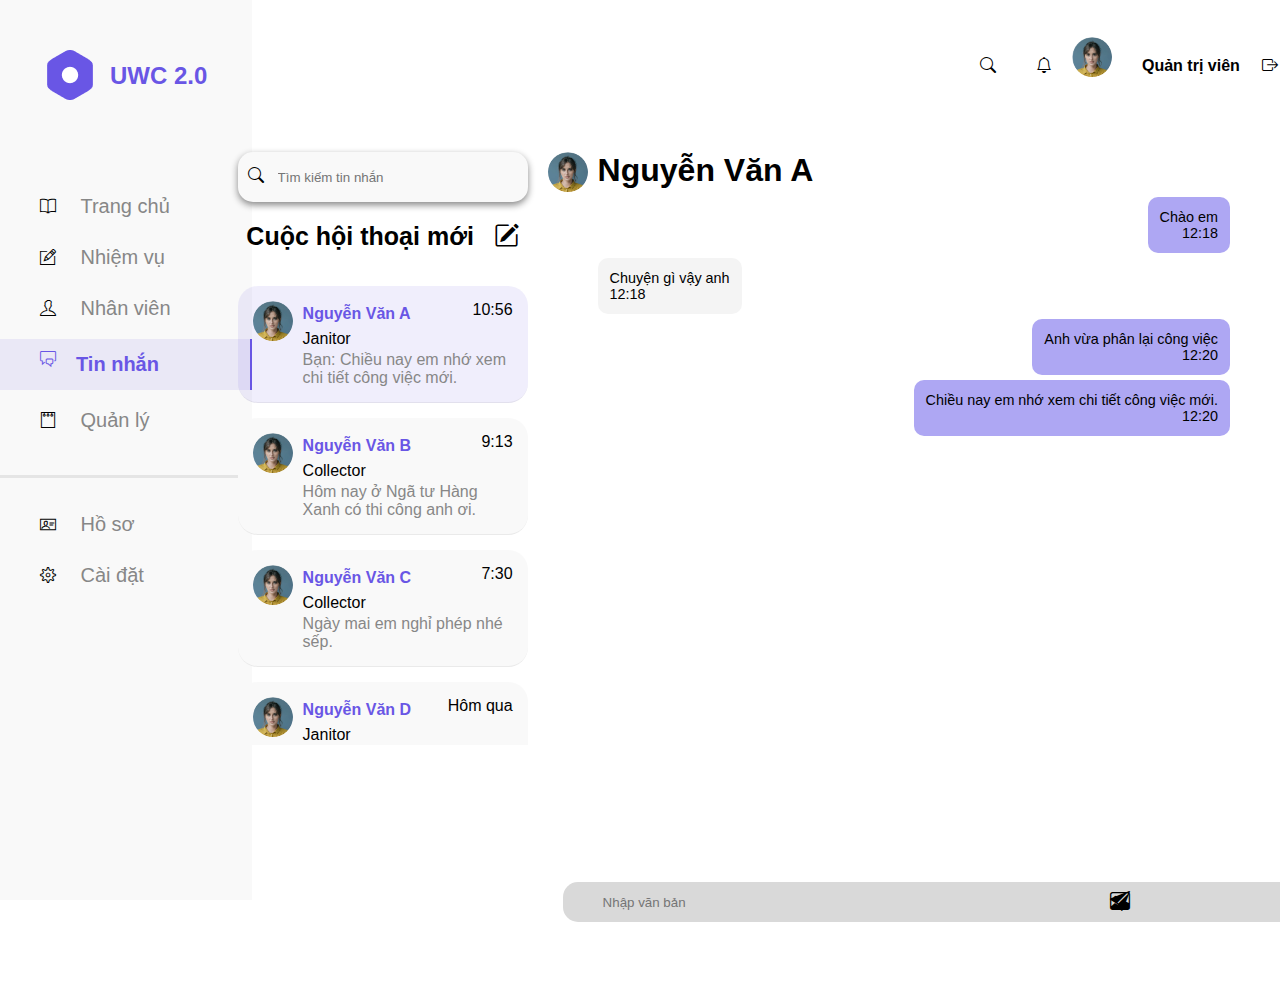
<file: Front-end/chat.html>
<!DOCTYPE html>
<html lang="en">
<head>
    <meta charset="UTF-8">
    <meta http-equiv="X-UA-Compatible" content="IE=edge">
    <meta name="viewport" content="width=device-width, initial-scale=1.0">
    <title>Document</title>
    <link rel="stylesheet" type="text/css" href="./css/chat.css    ">
    <link rel="stylesheet" type="text/css" href="./assets/font_icon/themify-icons-font/themify-icons/themify-icons.css">
    <link rel="stylesheet" href="https://pro.fontawesome.com/releases/v5.10.0/css/all.css" integrity="sha384-AYmEC3Yw5cVb3ZcuHtOA93w35dYTsvhLPVnYs9eStHfGJvOvKxVfELGroGkvsg+p" crossorigin="anonymous" />
    <link rel="stylesheet" href="https://cdn.jsdelivr.net/npm/bootstrap-icons@1.3.0/font/bootstrap-icons.css">
</head>
<body>
    <div id="container">
        <div id="navBar">
            <div class="logo">
                <img src="./assets/img/logo.png" alt="logo">
                <p class="title">UWC 2.0</p>  
            </div>
            <ul class="navList">
                <li class="main">
                    <i class="ti-book"></i>
                    <a href="index.html">
                    Trang chủ
                    </a>
                </li>
                <li class="task">
                    <i class="ti-pencil-alt"></i>
                    <a href="Task.html">
                        Nhiệm vụ
                    </a>
                </li>
                <li class="employee">
                    <i class="ti-user"></i>
                    <a href="index.html">
                        Nhân viên
                    </a>
                </li>
                <li class="message select">
                    <i class="ti-comments"></i>
                    <a href="index.html">
                        Tin nhắn
                    </a>
                </li>
                <li class="manage">
                    <i class="ti-notepad"></i>
                    <a href="index.html">
                        Quản lý
                    </a>
                </li>
                <li class="info">
                    <i class="ti-id-badge"></i>
                    <a href="index.html">
                        Hồ sơ
                    </a>
                </li>
                <li class="setting">
                    <i class="ti-settings"></i>
                    <a href="index.html">
                        Cài đặt
                    </a>
                </li>
            </ul>
        </div>
        <div id="topbar">
            <ul class="topbar_list">
                <li class="search">
                    <i class="bi bi-search"></i>
                </li>
                <li class="notify">
                    <i class="bi bi-bell"></i>
                </li>
                <li class="user">
                    <img src="./assets/img/user1.png" alt="">
                </li>
                <li class="role">
                    <p class="role"><b>Quản trị viên</b></p>
                </li>
                <li class="logout">
                    <i class="bi bi-box-arrow-right"></i>
                </li>
            </ul>
            
        </div>
        <div id="chatting">
            <div class="messagelist">
                <div class="search">   
                    <i class="bi bi-search"></i>           
                    <input type="text" placeholder="Tìm kiếm tin nhắn">               
                </div>
                <div class="newchat">
                    <b>Cuộc hội thoại mới</b>
                    <i class="bi bi-pencil-square"></i>
                </div>
                <ul class="chatlist">
                    <li class="block active">
                        <div class="user">
                            <img src="./assets/img/user1.png" class="cover" alt="">
                        </div>
                        <div class="detail">
                            <p class="time">10:56</p>
                            <div class="listhead">
                                <h4>Nguyễn Văn A</h4>
                                <p>Janitor</p>
                            </div>
                            <div class="message_p">
                                <p>Bạn: Chiều nay em nhớ xem chi tiết công việc mới.</p>
                            </div>
                        </div>
                    </li>

                    <li class="block">
                        <div class="user">
                            <img src="./assets/img/user1.png" class="cover" alt="">
                        </div>
                        <div class="detail">
                            <p class="time">9:13</p>
                            <div class="listhead">
                                <h4>Nguyễn Văn B</h4>
                                <p>Collector</p>
                            </div>
                            <div class="message_p">
                                <p>Hôm nay ở Ngã tư Hàng Xanh có thi công anh ơi.</p>
                            </div>
                        </div>
                    </li>

                    <li class="block">
                        <div class="user">
                            <img src="./assets/img/user1.png" class="cover" alt="">
                        </div>
                        <div class="detail">
                            <p class="time">7:30</p>
                            <div class="listhead">
                                <h4>Nguyễn Văn C</h4>
                                <p>Collector</p>
                            </div>
                            <div class="message_p">
                                <p>Ngày mai em nghỉ phép nhé sếp.</p>
                            </div>
                        </div>
                    </li>

                    <li class="block">
                        <div class="user">
                            <img src="./assets/img/user1.png" class="cover" alt="">
                        </div>
                        <div class="detail">
                            <p class="time">Hôm qua</p>
                            <div class="listhead">
                                <h4>Nguyễn Văn D</h4>
                                <p>Janitor</p>
                            </div>
                            <div class="message_p">
                                <p>Bạn đã gửi 1 ảnh.</p>
                            </div>
                        </div>
                    </li>
                </ul>
            </div>
            <div class="rightside">
                <div class="header">
                    <div class="user">
                        <img src="./assets/img/user1.png" class="cover" alt="">
                    </div>
                    <h1>Nguyễn Văn A</h1>
                    <div class="other_method">
                        <i class="bi bi-telephone-fill"></i>
                        <i class="bi bi-camera-video-fill"></i>
                        <i class="bi bi-info-circle-fill"></i>
                    </div>
                </div>

                <!-- CHAT-BOX -->
                <div class="chatbox">
                    <div class="message my_msg">
                        <p>Chào em <br><span>12:18</span></p>
                    </div>
                    <div class="message friend_msg">
                        <p>Chuyện gì vậy anh <br><span>12:18</span></p>
                    </div>
                    <div class="message my_msg">
                        <p>Anh vừa phân lại công việc <br><span>12:20</span></p>
                    </div>
                    <div class="message my_msg">
                        <p>Chiều nay em nhớ xem chi tiết công việc mới. <br><span>12:20</span></p>
                    </div>
                </div>

                <!-- CHAT INPUT -->
                <div class="chat_input">
                    
                <!-- <ion-icon name="happy-outline"></ion-icon> -->
                    <input type="text" placeholder="Nhập văn bản">
                    <i class="bi bi-image"></i>
                    <i class="bi bi-send-fill"></i>
                </div>
            </div>
        </div>
        <div id="analyze"></div>
    </div>
</body>
</html>
</file>
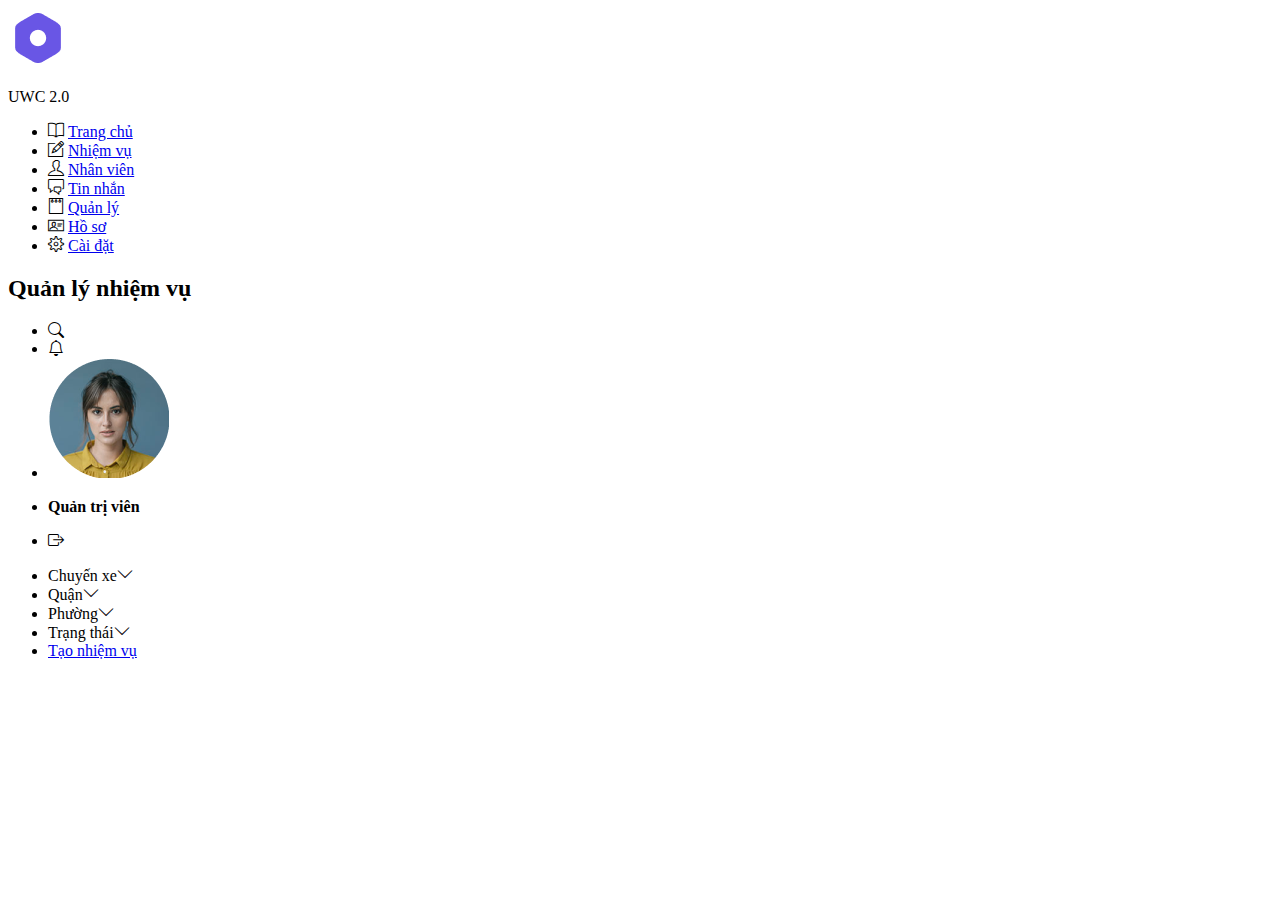
<file: Front-end/Task.html>
<!DOCTYPE html>
<html lang="en">
<head>
    <meta charset="UTF-8">
    <meta http-equiv="X-UA-Compatible" content="IE=edge">
    <meta name="viewport" content="width=device-width, initial-scale=1.0">
    <title>Document</title>
    <link rel="stylesheet" type="text/css" href="./css/Task.css    ">
    <link rel="stylesheet" type="text/css" href="./assets/font_icon/themify-icons-font/themify-icons/themify-icons.css">
    <link rel="stylesheet" href="https://pro.fontawesome.com/releases/v5.10.0/css/all.css" integrity="sha384-AYmEC3Yw5cVb3ZcuHtOA93w35dYTsvhLPVnYs9eStHfGJvOvKxVfELGroGkvsg+p" crossorigin="anonymous" />
    <link rel="stylesheet" href="https://cdn.jsdelivr.net/npm/bootstrap-icons@1.3.0/font/bootstrap-icons.css">
</head>
<body>
    <div id="container">
        <div id="navBar">
            <div class="logo">
                <img src="./assets/img/logo.png" alt="logo">
                <p class="title">UWC 2.0</p>  
            </div>
            <ul class="navList">
                <li class="main">
                    <i class="ti-book"></i>
                    <a href="index.html">
                    Trang chủ
                    </a>
                </li>
                <li class="task select">
                    <i class="ti-pencil-alt"></i>
                    <a href="Task.html">
                        Nhiệm vụ
                    </a>
                </li>
                <li class="employee">
                    <i class="ti-user"></i>
                    <a href="index.html">
                        Nhân viên
                    </a>
                </li>
                <li class="message">
                    <i class="ti-comments"></i>
                    <a href="index.html">
                        Tin nhắn
                    </a>
                </li>
                <li class="manage">
                    <i class="ti-notepad"></i>
                    <a href="index.html">
                        Quản lý
                    </a>
                </li>
                <li class="info">
                    <i class="ti-id-badge"></i>
                    <a href="index.html">
                        Hồ sơ
                    </a>
                </li>
                <li class="setting">
                    <i class="ti-settings"></i>
                    <a href="index.html">
                        Cài đặt
                    </a>
                </li>
            </ul>
        </div>
        <div id="topbar">
            <div id="greeting">
                <h2>Quản lý nhiệm vụ</h2>
            </div>
            <ul class="topbar_list">
                <li class="search">
                    <i class="bi bi-search"></i>
                </li>
                <li class="notify">
                    <i class="bi bi-bell"></i>
                </li>
                <li class="user">
                    <img src="./assets/img/user1.png" alt="">
                </li>
                <li class="role">
                    <p class="role"><b>Quản trị viên</b></p>
                </li>
                <li class="logout">
                    <i class="bi bi-box-arrow-right"></i>
                </li>
            </ul>
            
        </div>
        <div id="content">
            <ul class="List">
                <li class="Vehicle">Chuyến xe<i class="ti-angle-down"></i></li>
                <li class="Address1">Quận<i class="ti-angle-down"></i></li>
                <li class="Address2">Phường<i class="ti-angle-down"></i></li>
                <li class="Status">Trạng thái<i class="ti-angle-down"></i></li>
                <li class="addtask">
                <a href="addtask.html">Tạo nhiệm vụ</a>    
                </li>
            </ul>
        </div>
        <div id="analyze">
            
        </div>
    </div>
</body>
</html>
</file>
<file: Front-end/assets/font_icon/themify-icons-font/themify-icons/demo-files/demo.css>
body {
	font: normal 1em/1.5em Arial, Helvetica, sans-serif;
	max-width: 90%;
	margin: 30px auto 0;
}
h1, h3 {
	font-weight: normal;
}
h3 {
	font-size: 1.4;
	text-transform: uppercase;
	letter-spacing: 1px;
}

.icon-section {
	margin: 0 0 3em;
	clear: both;
	overflow: hidden;
}
.icon-container {
	width: 240px; 
	padding: .7em 0;
	float: left; 
	position: relative;
	text-align: left;
}
.icon-container [class^="ti-"], 
.icon-container [class*=" ti-"] {
	color: #000;
	position: absolute;
	margin-top: 3px;
	transition: .3s;
}
.icon-container:hover [class^="ti-"],
.icon-container:hover [class*=" ti-"] {
	font-size: 2.2em;
	margin-top: -5px;
}
.icon-container:hover .icon-name {
	color: #000;
}
.icon-name {
	color: #aaa;
	margin-left: 35px;
	font-size: .8em;
	transition: .3s;
}
.icon-container:hover .icon-name {
	margin-left: 45px;
}
</file>
<file: Front-end/assets/font_icon/themify-icons-font/themify-icons/themify-icons.css>
@font-face {
	font-family: 'themify';
	src:url('fonts/themify.eot?-fvbane');
	src:url('fonts/themify.eot?#iefix-fvbane') format('embedded-opentype'),
		url('fonts/themify.woff?-fvbane') format('woff'),
		url('fonts/themify.ttf?-fvbane') format('truetype'),
		url('fonts/themify.svg?-fvbane#themify') format('svg');
	font-weight: normal;
	font-style: normal;
}

[class^="ti-"], [class*=" ti-"] {
	font-family: 'themify';
	speak: none;
	font-style: normal;
	font-weight: normal;
	font-variant: normal;
	text-transform: none;
	line-height: 1;

	/* Better Font Rendering =========== */
	-webkit-font-smoothing: antialiased;
	-moz-osx-font-smoothing: grayscale;
}

.ti-wand:before {
	content: "\e600";
}
.ti-volume:before {
	content: "\e601";
}
.ti-user:before {
	content: "\e602";
}
.ti-unlock:before {
	content: "\e603";
}
.ti-unlink:before {
	content: "\e604";
}
.ti-trash:before {
	content: "\e605";
}
.ti-thought:before {
	content: "\e606";
}
.ti-target:before {
	content: "\e607";
}
.ti-tag:before {
	content: "\e608";
}
.ti-tablet:before {
	content: "\e609";
}
.ti-star:before {
	content: "\e60a";
}
.ti-spray:before {
	content: "\e60b";
}
.ti-signal:before {
	content: "\e60c";
}
.ti-shopping-cart:before {
	content: "\e60d";
}
.ti-shopping-cart-full:before {
	content: "\e60e";
}
.ti-settings:before {
	content: "\e60f";
}
.ti-search:before {
	content: "\e610";
}
.ti-zoom-in:before {
	content: "\e611";
}
.ti-zoom-out:before {
	content: "\e612";
}
.ti-cut:before {
	content: "\e613";
}
.ti-ruler:before {
	content: "\e614";
}
.ti-ruler-pencil:before {
	content: "\e615";
}
.ti-ruler-alt:before {
	content: "\e616";
}
.ti-bookmark:before {
	content: "\e617";
}
.ti-bookmark-alt:before {
	content: "\e618";
}
.ti-reload:before {
	content: "\e619";
}
.ti-plus:before {
	content: "\e61a";
}
.ti-pin:before {
	content: "\e61b";
}
.ti-pencil:before {
	content: "\e61c";
}
.ti-pencil-alt:before {
	content: "\e61d";
}
.ti-paint-roller:before {
	content: "\e61e";
}
.ti-paint-bucket:before {
	content: "\e61f";
}
.ti-na:before {
	content: "\e620";
}
.ti-mobile:before {
	content: "\e621";
}
.ti-minus:before {
	content: "\e622";
}
.ti-medall:before {
	content: "\e623";
}
.ti-medall-alt:before {
	content: "\e624";
}
.ti-marker:before {
	content: "\e625";
}
.ti-marker-alt:before {
	content: "\e626";
}
.ti-arrow-up:before {
	content: "\e627";
}
.ti-arrow-right:before {
	content: "\e628";
}
.ti-arrow-left:before {
	content: "\e629";
}
.ti-arrow-down:before {
	content: "\e62a";
}
.ti-lock:before {
	content: "\e62b";
}
.ti-location-arrow:before {
	content: "\e62c";
}
.ti-link:before {
	content: "\e62d";
}
.ti-layout:before {
	content: "\e62e";
}
.ti-layers:before {
	content: "\e62f";
}
.ti-layers-alt:before {
	content: "\e630";
}
.ti-key:before {
	content: "\e631";
}
.ti-import:before {
	content: "\e632";
}
.ti-image:before {
	content: "\e633";
}
.ti-heart:before {
	content: "\e634";
}
.ti-heart-broken:before {
	content: "\e635";
}
.ti-hand-stop:before {
	content: "\e636";
}
.ti-hand-open:before {
	content: "\e637";
}
.ti-hand-drag:before {
	content: "\e638";
}
.ti-folder:before {
	content: "\e639";
}
.ti-flag:before {
	content: "\e63a";
}
.ti-flag-alt:before {
	content: "\e63b";
}
.ti-flag-alt-2:before {
	content: "\e63c";
}
.ti-eye:before {
	content: "\e63d";
}
.ti-export:before {
	content: "\e63e";
}
.ti-exchange-vertical:before {
	content: "\e63f";
}
.ti-desktop:before {
	content: "\e640";
}
.ti-cup:before {
	content: "\e641";
}
.ti-crown:before {
	content: "\e642";
}
.ti-comments:before {
	content: "\e643";
}
.ti-comment:before {
	content: "\e644";
}
.ti-comment-alt:before {
	content: "\e645";
}
.ti-close:before {
	content: "\e646";
}
.ti-clip:before {
	content: "\e647";
}
.ti-angle-up:before {
	content: "\e648";
}
.ti-angle-right:before {
	content: "\e649";
}
.ti-angle-left:before {
	content: "\e64a";
}
.ti-angle-down:before {
	content: "\e64b";
}
.ti-check:before {
	content: "\e64c";
}
.ti-check-box:before {
	content: "\e64d";
}
.ti-camera:before {
	content: "\e64e";
}
.ti-announcement:before {
	content: "\e64f";
}
.ti-brush:before {
	content: "\e650";
}
.ti-briefcase:before {
	content: "\e651";
}
.ti-bolt:before {
	content: "\e652";
}
.ti-bolt-alt:before {
	content: "\e653";
}
.ti-blackboard:before {
	content: "\e654";
}
.ti-bag:before {
	content: "\e655";
}
.ti-move:before {
	content: "\e656";
}
.ti-arrows-vertical:before {
	content: "\e657";
}
.ti-arrows-horizontal:before {
	content: "\e658";
}
.ti-fullscreen:before {
	content: "\e659";
}
.ti-arrow-top-right:before {
	content: "\e65a";
}
.ti-arrow-top-left:before {
	content: "\e65b";
}
.ti-arrow-circle-up:before {
	content: "\e65c";
}
.ti-arrow-circle-right:before {
	content: "\e65d";
}
.ti-arrow-circle-left:before {
	content: "\e65e";
}
.ti-arrow-circle-down:before {
	content: "\e65f";
}
.ti-angle-double-up:before {
	content: "\e660";
}
.ti-angle-double-right:before {
	content: "\e661";
}
.ti-angle-double-left:before {
	content: "\e662";
}
.ti-angle-double-down:before {
	content: "\e663";
}
.ti-zip:before {
	content: "\e664";
}
.ti-world:before {
	content: "\e665";
}
.ti-wheelchair:before {
	content: "\e666";
}
.ti-view-list:before {
	content: "\e667";
}
.ti-view-list-alt:before {
	content: "\e668";
}
.ti-view-grid:before {
	content: "\e669";
}
.ti-uppercase:before {
	content: "\e66a";
}
.ti-upload:before {
	content: "\e66b";
}
.ti-underline:before {
	content: "\e66c";
}
.ti-truck:before {
	content: "\e66d";
}
.ti-timer:before {
	content: "\e66e";
}
.ti-ticket:before {
	content: "\e66f";
}
.ti-thumb-up:before {
	content: "\e670";
}
.ti-thumb-down:before {
	content: "\e671";
}
.ti-text:before {
	content: "\e672";
}
.ti-stats-up:before {
	content: "\e673";
}
.ti-stats-down:before {
	content: "\e674";
}
.ti-split-v:before {
	content: "\e675";
}
.ti-split-h:before {
	content: "\e676";
}
.ti-smallcap:before {
	content: "\e677";
}
.ti-shine:before {
	content: "\e678";
}
.ti-shift-right:before {
	content: "\e679";
}
.ti-shift-left:before {
	content: "\e67a";
}
.ti-shield:before {
	content: "\e67b";
}
.ti-notepad:before {
	content: "\e67c";
}
.ti-server:before {
	content: "\e67d";
}
.ti-quote-right:before {
	content: "\e67e";
}
.ti-quote-left:before {
	content: "\e67f";
}
.ti-pulse:before {
	content: "\e680";
}
.ti-printer:before {
	content: "\e681";
}
.ti-power-off:before {
	content: "\e682";
}
.ti-plug:before {
	content: "\e683";
}
.ti-pie-chart:before {
	content: "\e684";
}
.ti-paragraph:before {
	content: "\e685";
}
.ti-panel:before {
	content: "\e686";
}
.ti-package:before {
	content: "\e687";
}
.ti-music:before {
	content: "\e688";
}
.ti-music-alt:before {
	content: "\e689";
}
.ti-mouse:before {
	content: "\e68a";
}
.ti-mouse-alt:before {
	content: "\e68b";
}
.ti-money:before {
	content: "\e68c";
}
.ti-microphone:before {
	content: "\e68d";
}
.ti-menu:before {
	content: "\e68e";
}
.ti-menu-alt:before {
	content: "\e68f";
}
.ti-map:before {
	content: "\e690";
}
.ti-map-alt:before {
	content: "\e691";
}
.ti-loop:before {
	content: "\e692";
}
.ti-location-pin:before {
	content: "\e693";
}
.ti-list:before {
	content: "\e694";
}
.ti-light-bulb:before {
	content: "\e695";
}
.ti-Italic:before {
	content: "\e696";
}
.ti-info:before {
	content: "\e697";
}
.ti-infinite:before {
	content: "\e698";
}
.ti-id-badge:before {
	content: "\e699";
}
.ti-hummer:before {
	content: "\e69a";
}
.ti-home:before {
	content: "\e69b";
}
.ti-help:before {
	content: "\e69c";
}
.ti-headphone:before {
	content: "\e69d";
}
.ti-harddrives:before {
	content: "\e69e";
}
.ti-harddrive:before {
	content: "\e69f";
}
.ti-gift:before {
	content: "\e6a0";
}
.ti-game:before {
	content: "\e6a1";
}
.ti-filter:before {
	content: "\e6a2";
}
.ti-files:before {
	content: "\e6a3";
}
.ti-file:before {
	content: "\e6a4";
}
.ti-eraser:before {
	content: "\e6a5";
}
.ti-envelope:before {
	content: "\e6a6";
}
.ti-download:before {
	content: "\e6a7";
}
.ti-direction:before {
	content: "\e6a8";
}
.ti-direction-alt:before {
	content: "\e6a9";
}
.ti-dashboard:before {
	content: "\e6aa";
}
.ti-control-stop:before {
	content: "\e6ab";
}
.ti-control-shuffle:before {
	content: "\e6ac";
}
.ti-control-play:before {
	content: "\e6ad";
}
.ti-control-pause:before {
	content: "\e6ae";
}
.ti-control-forward:before {
	content: "\e6af";
}
.ti-control-backward:before {
	content: "\e6b0";
}
.ti-cloud:before {
	content: "\e6b1";
}
.ti-cloud-up:before {
	content: "\e6b2";
}
.ti-cloud-down:before {
	content: "\e6b3";
}
.ti-clipboard:before {
	content: "\e6b4";
}
.ti-car:before {
	content: "\e6b5";
}
.ti-calendar:before {
	content: "\e6b6";
}
.ti-book:before {
	content: "\e6b7";
}
.ti-bell:before {
	content: "\e6b8";
}
.ti-basketball:before {
	content: "\e6b9";
}
.ti-bar-chart:before {
	content: "\e6ba";
}
.ti-bar-chart-alt:before {
	content: "\e6bb";
}
.ti-back-right:before {
	content: "\e6bc";
}
.ti-back-left:before {
	content: "\e6bd";
}
.ti-arrows-corner:before {
	content: "\e6be";
}
.ti-archive:before {
	content: "\e6bf";
}
.ti-anchor:before {
	content: "\e6c0";
}
.ti-align-right:before {
	content: "\e6c1";
}
.ti-align-left:before {
	content: "\e6c2";
}
.ti-align-justify:before {
	content: "\e6c3";
}
.ti-align-center:before {
	content: "\e6c4";
}
.ti-alert:before {
	content: "\e6c5";
}
.ti-alarm-clock:before {
	content: "\e6c6";
}
.ti-agenda:before {
	content: "\e6c7";
}
.ti-write:before {
	content: "\e6c8";
}
.ti-window:before {
	content: "\e6c9";
}
.ti-widgetized:before {
	content: "\e6ca";
}
.ti-widget:before {
	content: "\e6cb";
}
.ti-widget-alt:before {
	content: "\e6cc";
}
.ti-wallet:before {
	content: "\e6cd";
}
.ti-video-clapper:before {
	content: "\e6ce";
}
.ti-video-camera:before {
	content: "\e6cf";
}
.ti-vector:before {
	content: "\e6d0";
}
.ti-themify-logo:before {
	content: "\e6d1";
}
.ti-themify-favicon:before {
	content: "\e6d2";
}
.ti-themify-favicon-alt:before {
	content: "\e6d3";
}
.ti-support:before {
	content: "\e6d4";
}
.ti-stamp:before {
	content: "\e6d5";
}
.ti-split-v-alt:before {
	content: "\e6d6";
}
.ti-slice:before {
	content: "\e6d7";
}
.ti-shortcode:before {
	content: "\e6d8";
}
.ti-shift-right-alt:before {
	content: "\e6d9";
}
.ti-shift-left-alt:before {
	content: "\e6da";
}
.ti-ruler-alt-2:before {
	content: "\e6db";
}
.ti-receipt:before {
	content: "\e6dc";
}
.ti-pin2:before {
	content: "\e6dd";
}
.ti-pin-alt:before {
	content: "\e6de";
}
.ti-pencil-alt2:before {
	content: "\e6df";
}
.ti-palette:before {
	content: "\e6e0";
}
.ti-more:before {
	content: "\e6e1";
}
.ti-more-alt:before {
	content: "\e6e2";
}
.ti-microphone-alt:before {
	content: "\e6e3";
}
.ti-magnet:before {
	content: "\e6e4";
}
.ti-line-double:before {
	content: "\e6e5";
}
.ti-line-dotted:before {
	content: "\e6e6";
}
.ti-line-dashed:before {
	content: "\e6e7";
}
.ti-layout-width-full:before {
	content: "\e6e8";
}
.ti-layout-width-default:before {
	content: "\e6e9";
}
.ti-layout-width-default-alt:before {
	content: "\e6ea";
}
.ti-layout-tab:before {
	content: "\e6eb";
}
.ti-layout-tab-window:before {
	content: "\e6ec";
}
.ti-layout-tab-v:before {
	content: "\e6ed";
}
.ti-layout-tab-min:before {
	content: "\e6ee";
}
.ti-layout-slider:before {
	content: "\e6ef";
}
.ti-layout-slider-alt:before {
	content: "\e6f0";
}
.ti-layout-sidebar-right:before {
	content: "\e6f1";
}
.ti-layout-sidebar-none:before {
	content: "\e6f2";
}
.ti-layout-sidebar-left:before {
	content: "\e6f3";
}
.ti-layout-placeholder:before {
	content: "\e6f4";
}
.ti-layout-menu:before {
	content: "\e6f5";
}
.ti-layout-menu-v:before {
	content: "\e6f6";
}
.ti-layout-menu-separated:before {
	content: "\e6f7";
}
.ti-layout-menu-full:before {
	content: "\e6f8";
}
.ti-layout-media-right-alt:before {
	content: "\e6f9";
}
.ti-layout-media-right:before {
	content: "\e6fa";
}
.ti-layout-media-overlay:before {
	content: "\e6fb";
}
.ti-layout-media-overlay-alt:before {
	content: "\e6fc";
}
.ti-layout-media-overlay-alt-2:before {
	content: "\e6fd";
}
.ti-layout-media-left-alt:before {
	content: "\e6fe";
}
.ti-layout-media-left:before {
	content: "\e6ff";
}
.ti-layout-media-center-alt:before {
	content: "\e700";
}
.ti-layout-media-center:before {
	content: "\e701";
}
.ti-layout-list-thumb:before {
	content: "\e702";
}
.ti-layout-list-thumb-alt:before {
	content: "\e703";
}
.ti-layout-list-post:before {
	content: "\e704";
}
.ti-layout-list-large-image:before {
	content: "\e705";
}
.ti-layout-line-solid:before {
	content: "\e706";
}
.ti-layout-grid4:before {
	content: "\e707";
}
.ti-layout-grid3:before {
	content: "\e708";
}
.ti-layout-grid2:before {
	content: "\e709";
}
.ti-layout-grid2-thumb:before {
	content: "\e70a";
}
.ti-layout-cta-right:before {
	content: "\e70b";
}
.ti-layout-cta-left:before {
	content: "\e70c";
}
.ti-layout-cta-center:before {
	content: "\e70d";
}
.ti-layout-cta-btn-right:before {
	content: "\e70e";
}
.ti-layout-cta-btn-left:before {
	content: "\e70f";
}
.ti-layout-column4:before {
	content: "\e710";
}
.ti-layout-column3:before {
	content: "\e711";
}
.ti-layout-column2:before {
	content: "\e712";
}
.ti-layout-accordion-separated:before {
	content: "\e713";
}
.ti-layout-accordion-merged:before {
	content: "\e714";
}
.ti-layout-accordion-list:before {
	content: "\e715";
}
.ti-ink-pen:before {
	content: "\e716";
}
.ti-info-alt:before {
	content: "\e717";
}
.ti-help-alt:before {
	content: "\e718";
}
.ti-headphone-alt:before {
	content: "\e719";
}
.ti-hand-point-up:before {
	content: "\e71a";
}
.ti-hand-point-right:before {
	content: "\e71b";
}
.ti-hand-point-left:before {
	content: "\e71c";
}
.ti-hand-point-down:before {
	content: "\e71d";
}
.ti-gallery:before {
	content: "\e71e";
}
.ti-face-smile:before {
	content: "\e71f";
}
.ti-face-sad:before {
	content: "\e720";
}
.ti-credit-card:before {
	content: "\e721";
}
.ti-control-skip-forward:before {
	content: "\e722";
}
.ti-control-skip-backward:before {
	content: "\e723";
}
.ti-control-record:before {
	content: "\e724";
}
.ti-control-eject:before {
	content: "\e725";
}
.ti-comments-smiley:before {
	content: "\e726";
}
.ti-brush-alt:before {
	content: "\e727";
}
.ti-youtube:before {
	content: "\e728";
}
.ti-vimeo:before {
	content: "\e729";
}
.ti-twitter:before {
	content: "\e72a";
}
.ti-time:before {
	content: "\e72b";
}
.ti-tumblr:before {
	content: "\e72c";
}
.ti-skype:before {
	content: "\e72d";
}
.ti-share:before {
	content: "\e72e";
}
.ti-share-alt:before {
	content: "\e72f";
}
.ti-rocket:before {
	content: "\e730";
}
.ti-pinterest:before {
	content: "\e731";
}
.ti-new-window:before {
	content: "\e732";
}
.ti-microsoft:before {
	content: "\e733";
}
.ti-list-ol:before {
	content: "\e734";
}
.ti-linkedin:before {
	content: "\e735";
}
.ti-layout-sidebar-2:before {
	content: "\e736";
}
.ti-layout-grid4-alt:before {
	content: "\e737";
}
.ti-layout-grid3-alt:before {
	content: "\e738";
}
.ti-layout-grid2-alt:before {
	content: "\e739";
}
.ti-layout-column4-alt:before {
	content: "\e73a";
}
.ti-layout-column3-alt:before {
	content: "\e73b";
}
.ti-layout-column2-alt:before {
	content: "\e73c";
}
.ti-instagram:before {
	content: "\e73d";
}
.ti-google:before {
	content: "\e73e";
}
.ti-github:before {
	content: "\e73f";
}
.ti-flickr:before {
	content: "\e740";
}
.ti-facebook:before {
	content: "\e741";
}
.ti-dropbox:before {
	content: "\e742";
}
.ti-dribbble:before {
	content: "\e743";
}
.ti-apple:before {
	content: "\e744";
}
.ti-android:before {
	content: "\e745";
}
.ti-save:before {
	content: "\e746";
}
.ti-save-alt:before {
	content: "\e747";
}
.ti-yahoo:before {
	content: "\e748";
}
.ti-wordpress:before {
	content: "\e749";
}
.ti-vimeo-alt:before {
	content: "\e74a";
}
.ti-twitter-alt:before {
	content: "\e74b";
}
.ti-tumblr-alt:before {
	content: "\e74c";
}
.ti-trello:before {
	content: "\e74d";
}
.ti-stack-overflow:before {
	content: "\e74e";
}
.ti-soundcloud:before {
	content: "\e74f";
}
.ti-sharethis:before {
	content: "\e750";
}
.ti-sharethis-alt:before {
	content: "\e751";
}
.ti-reddit:before {
	content: "\e752";
}
.ti-pinterest-alt:before {
	content: "\e753";
}
.ti-microsoft-alt:before {
	content: "\e754";
}
.ti-linux:before {
	content: "\e755";
}
.ti-jsfiddle:before {
	content: "\e756";
}
.ti-joomla:before {
	content: "\e757";
}
.ti-html5:before {
	content: "\e758";
}
.ti-flickr-alt:before {
	content: "\e759";
}
.ti-email:before {
	content: "\e75a";
}
.ti-drupal:before {
	content: "\e75b";
}
.ti-dropbox-alt:before {
	content: "\e75c";
}
.ti-css3:before {
	content: "\e75d";
}
.ti-rss:before {
	content: "\e75e";
}
.ti-rss-alt:before {
	content: "\e75f";
}
</file>
<file: Front-end/assets/font_icon/themify-icons-font/themify-icons/ie7/ie7.css>
.ti-wand {
	*zoom: expression(this.runtimeStyle['zoom'] = '1', this.innerHTML = '&#xe600;');
}
.ti-volume {
	*zoom: expression(this.runtimeStyle['zoom'] = '1', this.innerHTML = '&#xe601;');
}
.ti-user {
	*zoom: expression(this.runtimeStyle['zoom'] = '1', this.innerHTML = '&#xe602;');
}
.ti-unlock {
	*zoom: expression(this.runtimeStyle['zoom'] = '1', this.innerHTML = '&#xe603;');
}
.ti-unlink {
	*zoom: expression(this.runtimeStyle['zoom'] = '1', this.innerHTML = '&#xe604;');
}
.ti-trash {
	*zoom: expression(this.runtimeStyle['zoom'] = '1', this.innerHTML = '&#xe605;');
}
.ti-thought {
	*zoom: expression(this.runtimeStyle['zoom'] = '1', this.innerHTML = '&#xe606;');
}
.ti-target {
	*zoom: expression(this.runtimeStyle['zoom'] = '1', this.innerHTML = '&#xe607;');
}
.ti-tag {
	*zoom: expression(this.runtimeStyle['zoom'] = '1', this.innerHTML = '&#xe608;');
}
.ti-tablet {
	*zoom: expression(this.runtimeStyle['zoom'] = '1', this.innerHTML = '&#xe609;');
}
.ti-star {
	*zoom: expression(this.runtimeStyle['zoom'] = '1', this.innerHTML = '&#xe60a;');
}
.ti-spray {
	*zoom: expression(this.runtimeStyle['zoom'] = '1', this.innerHTML = '&#xe60b;');
}
.ti-signal {
	*zoom: expression(this.runtimeStyle['zoom'] = '1', this.innerHTML = '&#xe60c;');
}
.ti-shopping-cart {
	*zoom: expression(this.runtimeStyle['zoom'] = '1', this.innerHTML = '&#xe60d;');
}
.ti-shopping-cart-full {
	*zoom: expression(this.runtimeStyle['zoom'] = '1', this.innerHTML = '&#xe60e;');
}
.ti-settings {
	*zoom: expression(this.runtimeStyle['zoom'] = '1', this.innerHTML = '&#xe60f;');
}
.ti-search {
	*zoom: expression(this.runtimeStyle['zoom'] = '1', this.innerHTML = '&#xe610;');
}
.ti-zoom-in {
	*zoom: expression(this.runtimeStyle['zoom'] = '1', this.innerHTML = '&#xe611;');
}
.ti-zoom-out {
	*zoom: expression(this.runtimeStyle['zoom'] = '1', this.innerHTML = '&#xe612;');
}
.ti-cut {
	*zoom: expression(this.runtimeStyle['zoom'] = '1', this.innerHTML = '&#xe613;');
}
.ti-ruler {
	*zoom: expression(this.runtimeStyle['zoom'] = '1', this.innerHTML = '&#xe614;');
}
.ti-ruler-pencil {
	*zoom: expression(this.runtimeStyle['zoom'] = '1', this.innerHTML = '&#xe615;');
}
.ti-ruler-alt {
	*zoom: expression(this.runtimeStyle['zoom'] = '1', this.innerHTML = '&#xe616;');
}
.ti-bookmark {
	*zoom: expression(this.runtimeStyle['zoom'] = '1', this.innerHTML = '&#xe617;');
}
.ti-bookmark-alt {
	*zoom: expression(this.runtimeStyle['zoom'] = '1', this.innerHTML = '&#xe618;');
}
.ti-reload {
	*zoom: expression(this.runtimeStyle['zoom'] = '1', this.innerHTML = '&#xe619;');
}
.ti-plus {
	*zoom: expression(this.runtimeStyle['zoom'] = '1', this.innerHTML = '&#xe61a;');
}
.ti-pin {
	*zoom: expression(this.runtimeStyle['zoom'] = '1', this.innerHTML = '&#xe61b;');
}
.ti-pencil {
	*zoom: expression(this.runtimeStyle['zoom'] = '1', this.innerHTML = '&#xe61c;');
}
.ti-pencil-alt {
	*zoom: expression(this.runtimeStyle['zoom'] = '1', this.innerHTML = '&#xe61d;');
}
.ti-paint-roller {
	*zoom: expression(this.runtimeStyle['zoom'] = '1', this.innerHTML = '&#xe61e;');
}
.ti-paint-bucket {
	*zoom: expression(this.runtimeStyle['zoom'] = '1', this.innerHTML = '&#xe61f;');
}
.ti-na {
	*zoom: expression(this.runtimeStyle['zoom'] = '1', this.innerHTML = '&#xe620;');
}
.ti-mobile {
	*zoom: expression(this.runtimeStyle['zoom'] = '1', this.innerHTML = '&#xe621;');
}
.ti-minus {
	*zoom: expression(this.runtimeStyle['zoom'] = '1', this.innerHTML = '&#xe622;');
}
.ti-medall {
	*zoom: expression(this.runtimeStyle['zoom'] = '1', this.innerHTML = '&#xe623;');
}
.ti-medall-alt {
	*zoom: expression(this.runtimeStyle['zoom'] = '1', this.innerHTML = '&#xe624;');
}
.ti-marker {
	*zoom: expression(this.runtimeStyle['zoom'] = '1', this.innerHTML = '&#xe625;');
}
.ti-marker-alt {
	*zoom: expression(this.runtimeStyle['zoom'] = '1', this.innerHTML = '&#xe626;');
}
.ti-arrow-up {
	*zoom: expression(this.runtimeStyle['zoom'] = '1', this.innerHTML = '&#xe627;');
}
.ti-arrow-right {
	*zoom: expression(this.runtimeStyle['zoom'] = '1', this.innerHTML = '&#xe628;');
}
.ti-arrow-left {
	*zoom: expression(this.runtimeStyle['zoom'] = '1', this.innerHTML = '&#xe629;');
}
.ti-arrow-down {
	*zoom: expression(this.runtimeStyle['zoom'] = '1', this.innerHTML = '&#xe62a;');
}
.ti-lock {
	*zoom: expression(this.runtimeStyle['zoom'] = '1', this.innerHTML = '&#xe62b;');
}
.ti-location-arrow {
	*zoom: expression(this.runtimeStyle['zoom'] = '1', this.innerHTML = '&#xe62c;');
}
.ti-link {
	*zoom: expression(this.runtimeStyle['zoom'] = '1', this.innerHTML = '&#xe62d;');
}
.ti-layout {
	*zoom: expression(this.runtimeStyle['zoom'] = '1', this.innerHTML = '&#xe62e;');
}
.ti-layers {
	*zoom: expression(this.runtimeStyle['zoom'] = '1', this.innerHTML = '&#xe62f;');
}
.ti-layers-alt {
	*zoom: expression(this.runtimeStyle['zoom'] = '1', this.innerHTML = '&#xe630;');
}
.ti-key {
	*zoom: expression(this.runtimeStyle['zoom'] = '1', this.innerHTML = '&#xe631;');
}
.ti-import {
	*zoom: expression(this.runtimeStyle['zoom'] = '1', this.innerHTML = '&#xe632;');
}
.ti-image {
	*zoom: expression(this.runtimeStyle['zoom'] = '1', this.innerHTML = '&#xe633;');
}
.ti-heart {
	*zoom: expression(this.runtimeStyle['zoom'] = '1', this.innerHTML = '&#xe634;');
}
.ti-heart-broken {
	*zoom: expression(this.runtimeStyle['zoom'] = '1', this.innerHTML = '&#xe635;');
}
.ti-hand-stop {
	*zoom: expression(this.runtimeStyle['zoom'] = '1', this.innerHTML = '&#xe636;');
}
.ti-hand-open {
	*zoom: expression(this.runtimeStyle['zoom'] = '1', this.innerHTML = '&#xe637;');
}
.ti-hand-drag {
	*zoom: expression(this.runtimeStyle['zoom'] = '1', this.innerHTML = '&#xe638;');
}
.ti-folder {
	*zoom: expression(this.runtimeStyle['zoom'] = '1', this.innerHTML = '&#xe639;');
}
.ti-flag {
	*zoom: expression(this.runtimeStyle['zoom'] = '1', this.innerHTML = '&#xe63a;');
}
.ti-flag-alt {
	*zoom: expression(this.runtimeStyle['zoom'] = '1', this.innerHTML = '&#xe63b;');
}
.ti-flag-alt-2 {
	*zoom: expression(this.runtimeStyle['zoom'] = '1', this.innerHTML = '&#xe63c;');
}
.ti-eye {
	*zoom: expression(this.runtimeStyle['zoom'] = '1', this.innerHTML = '&#xe63d;');
}
.ti-export {
	*zoom: expression(this.runtimeStyle['zoom'] = '1', this.innerHTML = '&#xe63e;');
}
.ti-exchange-vertical {
	*zoom: expression(this.runtimeStyle['zoom'] = '1', this.innerHTML = '&#xe63f;');
}
.ti-desktop {
	*zoom: expression(this.runtimeStyle['zoom'] = '1', this.innerHTML = '&#xe640;');
}
.ti-cup {
	*zoom: expression(this.runtimeStyle['zoom'] = '1', this.innerHTML = '&#xe641;');
}
.ti-crown {
	*zoom: expression(this.runtimeStyle['zoom'] = '1', this.innerHTML = '&#xe642;');
}
.ti-comments {
	*zoom: expression(this.runtimeStyle['zoom'] = '1', this.innerHTML = '&#xe643;');
}
.ti-comment {
	*zoom: expression(this.runtimeStyle['zoom'] = '1', this.innerHTML = '&#xe644;');
}
.ti-comment-alt {
	*zoom: expression(this.runtimeStyle['zoom'] = '1', this.innerHTML = '&#xe645;');
}
.ti-close {
	*zoom: expression(this.runtimeStyle['zoom'] = '1', this.innerHTML = '&#xe646;');
}
.ti-clip {
	*zoom: expression(this.runtimeStyle['zoom'] = '1', this.innerHTML = '&#xe647;');
}
.ti-angle-up {
	*zoom: expression(this.runtimeStyle['zoom'] = '1', this.innerHTML = '&#xe648;');
}
.ti-angle-right {
	*zoom: expression(this.runtimeStyle['zoom'] = '1', this.innerHTML = '&#xe649;');
}
.ti-angle-left {
	*zoom: expression(this.runtimeStyle['zoom'] = '1', this.innerHTML = '&#xe64a;');
}
.ti-angle-down {
	*zoom: expression(this.runtimeStyle['zoom'] = '1', this.innerHTML = '&#xe64b;');
}
.ti-check {
	*zoom: expression(this.runtimeStyle['zoom'] = '1', this.innerHTML = '&#xe64c;');
}
.ti-check-box {
	*zoom: expression(this.runtimeStyle['zoom'] = '1', this.innerHTML = '&#xe64d;');
}
.ti-camera {
	*zoom: expression(this.runtimeStyle['zoom'] = '1', this.innerHTML = '&#xe64e;');
}
.ti-announcement {
	*zoom: expression(this.runtimeStyle['zoom'] = '1', this.innerHTML = '&#xe64f;');
}
.ti-brush {
	*zoom: expression(this.runtimeStyle['zoom'] = '1', this.innerHTML = '&#xe650;');
}
.ti-briefcase {
	*zoom: expression(this.runtimeStyle['zoom'] = '1', this.innerHTML = '&#xe651;');
}
.ti-bolt {
	*zoom: expression(this.runtimeStyle['zoom'] = '1', this.innerHTML = '&#xe652;');
}
.ti-bolt-alt {
	*zoom: expression(this.runtimeStyle['zoom'] = '1', this.innerHTML = '&#xe653;');
}
.ti-blackboard {
	*zoom: expression(this.runtimeStyle['zoom'] = '1', this.innerHTML = '&#xe654;');
}
.ti-bag {
	*zoom: expression(this.runtimeStyle['zoom'] = '1', this.innerHTML = '&#xe655;');
}
.ti-move {
	*zoom: expression(this.runtimeStyle['zoom'] = '1', this.innerHTML = '&#xe656;');
}
.ti-arrows-vertical {
	*zoom: expression(this.runtimeStyle['zoom'] = '1', this.innerHTML = '&#xe657;');
}
.ti-arrows-horizontal {
	*zoom: expression(this.runtimeStyle['zoom'] = '1', this.innerHTML = '&#xe658;');
}
.ti-fullscreen {
	*zoom: expression(this.runtimeStyle['zoom'] = '1', this.innerHTML = '&#xe659;');
}
.ti-arrow-top-right {
	*zoom: expression(this.runtimeStyle['zoom'] = '1', this.innerHTML = '&#xe65a;');
}
.ti-arrow-top-left {
	*zoom: expression(this.runtimeStyle['zoom'] = '1', this.innerHTML = '&#xe65b;');
}
.ti-arrow-circle-up {
	*zoom: expression(this.runtimeStyle['zoom'] = '1', this.innerHTML = '&#xe65c;');
}
.ti-arrow-circle-right {
	*zoom: expression(this.runtimeStyle['zoom'] = '1', this.innerHTML = '&#xe65d;');
}
.ti-arrow-circle-left {
	*zoom: expression(this.runtimeStyle['zoom'] = '1', this.innerHTML = '&#xe65e;');
}
.ti-arrow-circle-down {
	*zoom: expression(this.runtimeStyle['zoom'] = '1', this.innerHTML = '&#xe65f;');
}
.ti-angle-double-up {
	*zoom: expression(this.runtimeStyle['zoom'] = '1', this.innerHTML = '&#xe660;');
}
.ti-angle-double-right {
	*zoom: expression(this.runtimeStyle['zoom'] = '1', this.innerHTML = '&#xe661;');
}
.ti-angle-double-left {
	*zoom: expression(this.runtimeStyle['zoom'] = '1', this.innerHTML = '&#xe662;');
}
.ti-angle-double-down {
	*zoom: expression(this.runtimeStyle['zoom'] = '1', this.innerHTML = '&#xe663;');
}
.ti-zip {
	*zoom: expression(this.runtimeStyle['zoom'] = '1', this.innerHTML = '&#xe664;');
}
.ti-world {
	*zoom: expression(this.runtimeStyle['zoom'] = '1', this.innerHTML = '&#xe665;');
}
.ti-wheelchair {
	*zoom: expression(this.runtimeStyle['zoom'] = '1', this.innerHTML = '&#xe666;');
}
.ti-view-list {
	*zoom: expression(this.runtimeStyle['zoom'] = '1', this.innerHTML = '&#xe667;');
}
.ti-view-list-alt {
	*zoom: expression(this.runtimeStyle['zoom'] = '1', this.innerHTML = '&#xe668;');
}
.ti-view-grid {
	*zoom: expression(this.runtimeStyle['zoom'] = '1', this.innerHTML = '&#xe669;');
}
.ti-uppercase {
	*zoom: expression(this.runtimeStyle['zoom'] = '1', this.innerHTML = '&#xe66a;');
}
.ti-upload {
	*zoom: expression(this.runtimeStyle['zoom'] = '1', this.innerHTML = '&#xe66b;');
}
.ti-underline {
	*zoom: expression(this.runtimeStyle['zoom'] = '1', this.innerHTML = '&#xe66c;');
}
.ti-truck {
	*zoom: expression(this.runtimeStyle['zoom'] = '1', this.innerHTML = '&#xe66d;');
}
.ti-timer {
	*zoom: expression(this.runtimeStyle['zoom'] = '1', this.innerHTML = '&#xe66e;');
}
.ti-ticket {
	*zoom: expression(this.runtimeStyle['zoom'] = '1', this.innerHTML = '&#xe66f;');
}
.ti-thumb-up {
	*zoom: expression(this.runtimeStyle['zoom'] = '1', this.innerHTML = '&#xe670;');
}
.ti-thumb-down {
	*zoom: expression(this.runtimeStyle['zoom'] = '1', this.innerHTML = '&#xe671;');
}
.ti-text {
	*zoom: expression(this.runtimeStyle['zoom'] = '1', this.innerHTML = '&#xe672;');
}
.ti-stats-up {
	*zoom: expression(this.runtimeStyle['zoom'] = '1', this.innerHTML = '&#xe673;');
}
.ti-stats-down {
	*zoom: expression(this.runtimeStyle['zoom'] = '1', this.innerHTML = '&#xe674;');
}
.ti-split-v {
	*zoom: expression(this.runtimeStyle['zoom'] = '1', this.innerHTML = '&#xe675;');
}
.ti-split-h {
	*zoom: expression(this.runtimeStyle['zoom'] = '1', this.innerHTML = '&#xe676;');
}
.ti-smallcap {
	*zoom: expression(this.runtimeStyle['zoom'] = '1', this.innerHTML = '&#xe677;');
}
.ti-shine {
	*zoom: expression(this.runtimeStyle['zoom'] = '1', this.innerHTML = '&#xe678;');
}
.ti-shift-right {
	*zoom: expression(this.runtimeStyle['zoom'] = '1', this.innerHTML = '&#xe679;');
}
.ti-shift-left {
	*zoom: expression(this.runtimeStyle['zoom'] = '1', this.innerHTML = '&#xe67a;');
}
.ti-shield {
	*zoom: expression(this.runtimeStyle['zoom'] = '1', this.innerHTML = '&#xe67b;');
}
.ti-notepad {
	*zoom: expression(this.runtimeStyle['zoom'] = '1', this.innerHTML = '&#xe67c;');
}
.ti-server {
	*zoom: expression(this.runtimeStyle['zoom'] = '1', this.innerHTML = '&#xe67d;');
}
.ti-quote-right {
	*zoom: expression(this.runtimeStyle['zoom'] = '1', this.innerHTML = '&#xe67e;');
}
.ti-quote-left {
	*zoom: expression(this.runtimeStyle['zoom'] = '1', this.innerHTML = '&#xe67f;');
}
.ti-pulse {
	*zoom: expression(this.runtimeStyle['zoom'] = '1', this.innerHTML = '&#xe680;');
}
.ti-printer {
	*zoom: expression(this.runtimeStyle['zoom'] = '1', this.innerHTML = '&#xe681;');
}
.ti-power-off {
	*zoom: expression(this.runtimeStyle['zoom'] = '1', this.innerHTML = '&#xe682;');
}
.ti-plug {
	*zoom: expression(this.runtimeStyle['zoom'] = '1', this.innerHTML = '&#xe683;');
}
.ti-pie-chart {
	*zoom: expression(this.runtimeStyle['zoom'] = '1', this.innerHTML = '&#xe684;');
}
.ti-paragraph {
	*zoom: expression(this.runtimeStyle['zoom'] = '1', this.innerHTML = '&#xe685;');
}
.ti-panel {
	*zoom: expression(this.runtimeStyle['zoom'] = '1', this.innerHTML = '&#xe686;');
}
.ti-package {
	*zoom: expression(this.runtimeStyle['zoom'] = '1', this.innerHTML = '&#xe687;');
}
.ti-music {
	*zoom: expression(this.runtimeStyle['zoom'] = '1', this.innerHTML = '&#xe688;');
}
.ti-music-alt {
	*zoom: expression(this.runtimeStyle['zoom'] = '1', this.innerHTML = '&#xe689;');
}
.ti-mouse {
	*zoom: expression(this.runtimeStyle['zoom'] = '1', this.innerHTML = '&#xe68a;');
}
.ti-mouse-alt {
	*zoom: expression(this.runtimeStyle['zoom'] = '1', this.innerHTML = '&#xe68b;');
}
.ti-money {
	*zoom: expression(this.runtimeStyle['zoom'] = '1', this.innerHTML = '&#xe68c;');
}
.ti-microphone {
	*zoom: expression(this.runtimeStyle['zoom'] = '1', this.innerHTML = '&#xe68d;');
}
.ti-menu {
	*zoom: expression(this.runtimeStyle['zoom'] = '1', this.innerHTML = '&#xe68e;');
}
.ti-menu-alt {
	*zoom: expression(this.runtimeStyle['zoom'] = '1', this.innerHTML = '&#xe68f;');
}
.ti-map {
	*zoom: expression(this.runtimeStyle['zoom'] = '1', this.innerHTML = '&#xe690;');
}
.ti-map-alt {
	*zoom: expression(this.runtimeStyle['zoom'] = '1', this.innerHTML = '&#xe691;');
}
.ti-loop {
	*zoom: expression(this.runtimeStyle['zoom'] = '1', this.innerHTML = '&#xe692;');
}
.ti-location-pin {
	*zoom: expression(this.runtimeStyle['zoom'] = '1', this.innerHTML = '&#xe693;');
}
.ti-list {
	*zoom: expression(this.runtimeStyle['zoom'] = '1', this.innerHTML = '&#xe694;');
}
.ti-light-bulb {
	*zoom: expression(this.runtimeStyle['zoom'] = '1', this.innerHTML = '&#xe695;');
}
.ti-Italic {
	*zoom: expression(this.runtimeStyle['zoom'] = '1', this.innerHTML = '&#xe696;');
}
.ti-info {
	*zoom: expression(this.runtimeStyle['zoom'] = '1', this.innerHTML = '&#xe697;');
}
.ti-infinite {
	*zoom: expression(this.runtimeStyle['zoom'] = '1', this.innerHTML = '&#xe698;');
}
.ti-id-badge {
	*zoom: expression(this.runtimeStyle['zoom'] = '1', this.innerHTML = '&#xe699;');
}
.ti-hummer {
	*zoom: expression(this.runtimeStyle['zoom'] = '1', this.innerHTML = '&#xe69a;');
}
.ti-home {
	*zoom: expression(this.runtimeStyle['zoom'] = '1', this.innerHTML = '&#xe69b;');
}
.ti-help {
	*zoom: expression(this.runtimeStyle['zoom'] = '1', this.innerHTML = '&#xe69c;');
}
.ti-headphone {
	*zoom: expression(this.runtimeStyle['zoom'] = '1', this.innerHTML = '&#xe69d;');
}
.ti-harddrives {
	*zoom: expression(this.runtimeStyle['zoom'] = '1', this.innerHTML = '&#xe69e;');
}
.ti-harddrive {
	*zoom: expression(this.runtimeStyle['zoom'] = '1', this.innerHTML = '&#xe69f;');
}
.ti-gift {
	*zoom: expression(this.runtimeStyle['zoom'] = '1', this.innerHTML = '&#xe6a0;');
}
.ti-game {
	*zoom: expression(this.runtimeStyle['zoom'] = '1', this.innerHTML = '&#xe6a1;');
}
.ti-filter {
	*zoom: expression(this.runtimeStyle['zoom'] = '1', this.innerHTML = '&#xe6a2;');
}
.ti-files {
	*zoom: expression(this.runtimeStyle['zoom'] = '1', this.innerHTML = '&#xe6a3;');
}
.ti-file {
	*zoom: expression(this.runtimeStyle['zoom'] = '1', this.innerHTML = '&#xe6a4;');
}
.ti-eraser {
	*zoom: expression(this.runtimeStyle['zoom'] = '1', this.innerHTML = '&#xe6a5;');
}
.ti-envelope {
	*zoom: expression(this.runtimeStyle['zoom'] = '1', this.innerHTML = '&#xe6a6;');
}
.ti-download {
	*zoom: expression(this.runtimeStyle['zoom'] = '1', this.innerHTML = '&#xe6a7;');
}
.ti-direction {
	*zoom: expression(this.runtimeStyle['zoom'] = '1', this.innerHTML = '&#xe6a8;');
}
.ti-direction-alt {
	*zoom: expression(this.runtimeStyle['zoom'] = '1', this.innerHTML = '&#xe6a9;');
}
.ti-dashboard {
	*zoom: expression(this.runtimeStyle['zoom'] = '1', this.innerHTML = '&#xe6aa;');
}
.ti-control-stop {
	*zoom: expression(this.runtimeStyle['zoom'] = '1', this.innerHTML = '&#xe6ab;');
}
.ti-control-shuffle {
	*zoom: expression(this.runtimeStyle['zoom'] = '1', this.innerHTML = '&#xe6ac;');
}
.ti-control-play {
	*zoom: expression(this.runtimeStyle['zoom'] = '1', this.innerHTML = '&#xe6ad;');
}
.ti-control-pause {
	*zoom: expression(this.runtimeStyle['zoom'] = '1', this.innerHTML = '&#xe6ae;');
}
.ti-control-forward {
	*zoom: expression(this.runtimeStyle['zoom'] = '1', this.innerHTML = '&#xe6af;');
}
.ti-control-backward {
	*zoom: expression(this.runtimeStyle['zoom'] = '1', this.innerHTML = '&#xe6b0;');
}
.ti-cloud {
	*zoom: expression(this.runtimeStyle['zoom'] = '1', this.innerHTML = '&#xe6b1;');
}
.ti-cloud-up {
	*zoom: expression(this.runtimeStyle['zoom'] = '1', this.innerHTML = '&#xe6b2;');
}
.ti-cloud-down {
	*zoom: expression(this.runtimeStyle['zoom'] = '1', this.innerHTML = '&#xe6b3;');
}
.ti-clipboard {
	*zoom: expression(this.runtimeStyle['zoom'] = '1', this.innerHTML = '&#xe6b4;');
}
.ti-car {
	*zoom: expression(this.runtimeStyle['zoom'] = '1', this.innerHTML = '&#xe6b5;');
}
.ti-calendar {
	*zoom: expression(this.runtimeStyle['zoom'] = '1', this.innerHTML = '&#xe6b6;');
}
.ti-book {
	*zoom: expression(this.runtimeStyle['zoom'] = '1', this.innerHTML = '&#xe6b7;');
}
.ti-bell {
	*zoom: expression(this.runtimeStyle['zoom'] = '1', this.innerHTML = '&#xe6b8;');
}
.ti-basketball {
	*zoom: expression(this.runtimeStyle['zoom'] = '1', this.innerHTML = '&#xe6b9;');
}
.ti-bar-chart {
	*zoom: expression(this.runtimeStyle['zoom'] = '1', this.innerHTML = '&#xe6ba;');
}
.ti-bar-chart-alt {
	*zoom: expression(this.runtimeStyle['zoom'] = '1', this.innerHTML = '&#xe6bb;');
}
.ti-back-right {
	*zoom: expression(this.runtimeStyle['zoom'] = '1', this.innerHTML = '&#xe6bc;');
}
.ti-back-left {
	*zoom: expression(this.runtimeStyle['zoom'] = '1', this.innerHTML = '&#xe6bd;');
}
.ti-arrows-corner {
	*zoom: expression(this.runtimeStyle['zoom'] = '1', this.innerHTML = '&#xe6be;');
}
.ti-archive {
	*zoom: expression(this.runtimeStyle['zoom'] = '1', this.innerHTML = '&#xe6bf;');
}
.ti-anchor {
	*zoom: expression(this.runtimeStyle['zoom'] = '1', this.innerHTML = '&#xe6c0;');
}
.ti-align-right {
	*zoom: expression(this.runtimeStyle['zoom'] = '1', this.innerHTML = '&#xe6c1;');
}
.ti-align-left {
	*zoom: expression(this.runtimeStyle['zoom'] = '1', this.innerHTML = '&#xe6c2;');
}
.ti-align-justify {
	*zoom: expression(this.runtimeStyle['zoom'] = '1', this.innerHTML = '&#xe6c3;');
}
.ti-align-center {
	*zoom: expression(this.runtimeStyle['zoom'] = '1', this.innerHTML = '&#xe6c4;');
}
.ti-alert {
	*zoom: expression(this.runtimeStyle['zoom'] = '1', this.innerHTML = '&#xe6c5;');
}
.ti-alarm-clock {
	*zoom: expression(this.runtimeStyle['zoom'] = '1', this.innerHTML = '&#xe6c6;');
}
.ti-agenda {
	*zoom: expression(this.runtimeStyle['zoom'] = '1', this.innerHTML = '&#xe6c7;');
}
.ti-write {
	*zoom: expression(this.runtimeStyle['zoom'] = '1', this.innerHTML = '&#xe6c8;');
}
.ti-window {
	*zoom: expression(this.runtimeStyle['zoom'] = '1', this.innerHTML = '&#xe6c9;');
}
.ti-widgetized {
	*zoom: expression(this.runtimeStyle['zoom'] = '1', this.innerHTML = '&#xe6ca;');
}
.ti-widget {
	*zoom: expression(this.runtimeStyle['zoom'] = '1', this.innerHTML = '&#xe6cb;');
}
.ti-widget-alt {
	*zoom: expression(this.runtimeStyle['zoom'] = '1', this.innerHTML = '&#xe6cc;');
}
.ti-wallet {
	*zoom: expression(this.runtimeStyle['zoom'] = '1', this.innerHTML = '&#xe6cd;');
}
.ti-video-clapper {
	*zoom: expression(this.runtimeStyle['zoom'] = '1', this.innerHTML = '&#xe6ce;');
}
.ti-video-camera {
	*zoom: expression(this.runtimeStyle['zoom'] = '1', this.innerHTML = '&#xe6cf;');
}
.ti-vector {
	*zoom: expression(this.runtimeStyle['zoom'] = '1', this.innerHTML = '&#xe6d0;');
}
.ti-themify-logo {
	*zoom: expression(this.runtimeStyle['zoom'] = '1', this.innerHTML = '&#xe6d1;');
}
.ti-themify-favicon {
	*zoom: expression(this.runtimeStyle['zoom'] = '1', this.innerHTML = '&#xe6d2;');
}
.ti-themify-favicon-alt {
	*zoom: expression(this.runtimeStyle['zoom'] = '1', this.innerHTML = '&#xe6d3;');
}
.ti-support {
	*zoom: expression(this.runtimeStyle['zoom'] = '1', this.innerHTML = '&#xe6d4;');
}
.ti-stamp {
	*zoom: expression(this.runtimeStyle['zoom'] = '1', this.innerHTML = '&#xe6d5;');
}
.ti-split-v-alt {
	*zoom: expression(this.runtimeStyle['zoom'] = '1', this.innerHTML = '&#xe6d6;');
}
.ti-slice {
	*zoom: expression(this.runtimeStyle['zoom'] = '1', this.innerHTML = '&#xe6d7;');
}
.ti-shortcode {
	*zoom: expression(this.runtimeStyle['zoom'] = '1', this.innerHTML = '&#xe6d8;');
}
.ti-shift-right-alt {
	*zoom: expression(this.runtimeStyle['zoom'] = '1', this.innerHTML = '&#xe6d9;');
}
.ti-shift-left-alt {
	*zoom: expression(this.runtimeStyle['zoom'] = '1', this.innerHTML = '&#xe6da;');
}
.ti-ruler-alt-2 {
	*zoom: expression(this.runtimeStyle['zoom'] = '1', this.innerHTML = '&#xe6db;');
}
.ti-receipt {
	*zoom: expression(this.runtimeStyle['zoom'] = '1', this.innerHTML = '&#xe6dc;');
}
.ti-pin2 {
	*zoom: expression(this.runtimeStyle['zoom'] = '1', this.innerHTML = '&#xe6dd;');
}
.ti-pin-alt {
	*zoom: expression(this.runtimeStyle['zoom'] = '1', this.innerHTML = '&#xe6de;');
}
.ti-pencil-alt2 {
	*zoom: expression(this.runtimeStyle['zoom'] = '1', this.innerHTML = '&#xe6df;');
}
.ti-palette {
	*zoom: expression(this.runtimeStyle['zoom'] = '1', this.innerHTML = '&#xe6e0;');
}
.ti-more {
	*zoom: expression(this.runtimeStyle['zoom'] = '1', this.innerHTML = '&#xe6e1;');
}
.ti-more-alt {
	*zoom: expression(this.runtimeStyle['zoom'] = '1', this.innerHTML = '&#xe6e2;');
}
.ti-microphone-alt {
	*zoom: expression(this.runtimeStyle['zoom'] = '1', this.innerHTML = '&#xe6e3;');
}
.ti-magnet {
	*zoom: expression(this.runtimeStyle['zoom'] = '1', this.innerHTML = '&#xe6e4;');
}
.ti-line-double {
	*zoom: expression(this.runtimeStyle['zoom'] = '1', this.innerHTML = '&#xe6e5;');
}
.ti-line-dotted {
	*zoom: expression(this.runtimeStyle['zoom'] = '1', this.innerHTML = '&#xe6e6;');
}
.ti-line-dashed {
	*zoom: expression(this.runtimeStyle['zoom'] = '1', this.innerHTML = '&#xe6e7;');
}
.ti-layout-width-full {
	*zoom: expression(this.runtimeStyle['zoom'] = '1', this.innerHTML = '&#xe6e8;');
}
.ti-layout-width-default {
	*zoom: expression(this.runtimeStyle['zoom'] = '1', this.innerHTML = '&#xe6e9;');
}
.ti-layout-width-default-alt {
	*zoom: expression(this.runtimeStyle['zoom'] = '1', this.innerHTML = '&#xe6ea;');
}
.ti-layout-tab {
	*zoom: expression(this.runtimeStyle['zoom'] = '1', this.innerHTML = '&#xe6eb;');
}
.ti-layout-tab-window {
	*zoom: expression(this.runtimeStyle['zoom'] = '1', this.innerHTML = '&#xe6ec;');
}
.ti-layout-tab-v {
	*zoom: expression(this.runtimeStyle['zoom'] = '1', this.innerHTML = '&#xe6ed;');
}
.ti-layout-tab-min {
	*zoom: expression(this.runtimeStyle['zoom'] = '1', this.innerHTML = '&#xe6ee;');
}
.ti-layout-slider {
	*zoom: expression(this.runtimeStyle['zoom'] = '1', this.innerHTML = '&#xe6ef;');
}
.ti-layout-slider-alt {
	*zoom: expression(this.runtimeStyle['zoom'] = '1', this.innerHTML = '&#xe6f0;');
}
.ti-layout-sidebar-right {
	*zoom: expression(this.runtimeStyle['zoom'] = '1', this.innerHTML = '&#xe6f1;');
}
.ti-layout-sidebar-none {
	*zoom: expression(this.runtimeStyle['zoom'] = '1', this.innerHTML = '&#xe6f2;');
}
.ti-layout-sidebar-left {
	*zoom: expression(this.runtimeStyle['zoom'] = '1', this.innerHTML = '&#xe6f3;');
}
.ti-layout-placeholder {
	*zoom: expression(this.runtimeStyle['zoom'] = '1', this.innerHTML = '&#xe6f4;');
}
.ti-layout-menu {
	*zoom: expression(this.runtimeStyle['zoom'] = '1', this.innerHTML = '&#xe6f5;');
}
.ti-layout-menu-v {
	*zoom: expression(this.runtimeStyle['zoom'] = '1', this.innerHTML = '&#xe6f6;');
}
.ti-layout-menu-separated {
	*zoom: expression(this.runtimeStyle['zoom'] = '1', this.innerHTML = '&#xe6f7;');
}
.ti-layout-menu-full {
	*zoom: expression(this.runtimeStyle['zoom'] = '1', this.innerHTML = '&#xe6f8;');
}
.ti-layout-media-right-alt {
	*zoom: expression(this.runtimeStyle['zoom'] = '1', this.innerHTML = '&#xe6f9;');
}
.ti-layout-media-right {
	*zoom: expression(this.runtimeStyle['zoom'] = '1', this.innerHTML = '&#xe6fa;');
}
.ti-layout-media-overlay {
	*zoom: expression(this.runtimeStyle['zoom'] = '1', this.innerHTML = '&#xe6fb;');
}
.ti-layout-media-overlay-alt {
	*zoom: expression(this.runtimeStyle['zoom'] = '1', this.innerHTML = '&#xe6fc;');
}
.ti-layout-media-overlay-alt-2 {
	*zoom: expression(this.runtimeStyle['zoom'] = '1', this.innerHTML = '&#xe6fd;');
}
.ti-layout-media-left-alt {
	*zoom: expression(this.runtimeStyle['zoom'] = '1', this.innerHTML = '&#xe6fe;');
}
.ti-layout-media-left {
	*zoom: expression(this.runtimeStyle['zoom'] = '1', this.innerHTML = '&#xe6ff;');
}
.ti-layout-media-center-alt {
	*zoom: expression(this.runtimeStyle['zoom'] = '1', this.innerHTML = '&#xe700;');
}
.ti-layout-media-center {
	*zoom: expression(this.runtimeStyle['zoom'] = '1', this.innerHTML = '&#xe701;');
}
.ti-layout-list-thumb {
	*zoom: expression(this.runtimeStyle['zoom'] = '1', this.innerHTML = '&#xe702;');
}
.ti-layout-list-thumb-alt {
	*zoom: expression(this.runtimeStyle['zoom'] = '1', this.innerHTML = '&#xe703;');
}
.ti-layout-list-post {
	*zoom: expression(this.runtimeStyle['zoom'] = '1', this.innerHTML = '&#xe704;');
}
.ti-layout-list-large-image {
	*zoom: expression(this.runtimeStyle['zoom'] = '1', this.innerHTML = '&#xe705;');
}
.ti-layout-line-solid {
	*zoom: expression(this.runtimeStyle['zoom'] = '1', this.innerHTML = '&#xe706;');
}
.ti-layout-grid4 {
	*zoom: expression(this.runtimeStyle['zoom'] = '1', this.innerHTML = '&#xe707;');
}
.ti-layout-grid3 {
	*zoom: expression(this.runtimeStyle['zoom'] = '1', this.innerHTML = '&#xe708;');
}
.ti-layout-grid2 {
	*zoom: expression(this.runtimeStyle['zoom'] = '1', this.innerHTML = '&#xe709;');
}
.ti-layout-grid2-thumb {
	*zoom: expression(this.runtimeStyle['zoom'] = '1', this.innerHTML = '&#xe70a;');
}
.ti-layout-cta-right {
	*zoom: expression(this.runtimeStyle['zoom'] = '1', this.innerHTML = '&#xe70b;');
}
.ti-layout-cta-left {
	*zoom: expression(this.runtimeStyle['zoom'] = '1', this.innerHTML = '&#xe70c;');
}
.ti-layout-cta-center {
	*zoom: expression(this.runtimeStyle['zoom'] = '1', this.innerHTML = '&#xe70d;');
}
.ti-layout-cta-btn-right {
	*zoom: expression(this.runtimeStyle['zoom'] = '1', this.innerHTML = '&#xe70e;');
}
.ti-layout-cta-btn-left {
	*zoom: expression(this.runtimeStyle['zoom'] = '1', this.innerHTML = '&#xe70f;');
}
.ti-layout-column4 {
	*zoom: expression(this.runtimeStyle['zoom'] = '1', this.innerHTML = '&#xe710;');
}
.ti-layout-column3 {
	*zoom: expression(this.runtimeStyle['zoom'] = '1', this.innerHTML = '&#xe711;');
}
.ti-layout-column2 {
	*zoom: expression(this.runtimeStyle['zoom'] = '1', this.innerHTML = '&#xe712;');
}
.ti-layout-accordion-separated {
	*zoom: expression(this.runtimeStyle['zoom'] = '1', this.innerHTML = '&#xe713;');
}
.ti-layout-accordion-merged {
	*zoom: expression(this.runtimeStyle['zoom'] = '1', this.innerHTML = '&#xe714;');
}
.ti-layout-accordion-list {
	*zoom: expression(this.runtimeStyle['zoom'] = '1', this.innerHTML = '&#xe715;');
}
.ti-ink-pen {
	*zoom: expression(this.runtimeStyle['zoom'] = '1', this.innerHTML = '&#xe716;');
}
.ti-info-alt {
	*zoom: expression(this.runtimeStyle['zoom'] = '1', this.innerHTML = '&#xe717;');
}
.ti-help-alt {
	*zoom: expression(this.runtimeStyle['zoom'] = '1', this.innerHTML = '&#xe718;');
}
.ti-headphone-alt {
	*zoom: expression(this.runtimeStyle['zoom'] = '1', this.innerHTML = '&#xe719;');
}
.ti-hand-point-up {
	*zoom: expression(this.runtimeStyle['zoom'] = '1', this.innerHTML = '&#xe71a;');
}
.ti-hand-point-right {
	*zoom: expression(this.runtimeStyle['zoom'] = '1', this.innerHTML = '&#xe71b;');
}
.ti-hand-point-left {
	*zoom: expression(this.runtimeStyle['zoom'] = '1', this.innerHTML = '&#xe71c;');
}
.ti-hand-point-down {
	*zoom: expression(this.runtimeStyle['zoom'] = '1', this.innerHTML = '&#xe71d;');
}
.ti-gallery {
	*zoom: expression(this.runtimeStyle['zoom'] = '1', this.innerHTML = '&#xe71e;');
}
.ti-face-smile {
	*zoom: expression(this.runtimeStyle['zoom'] = '1', this.innerHTML = '&#xe71f;');
}
.ti-face-sad {
	*zoom: expression(this.runtimeStyle['zoom'] = '1', this.innerHTML = '&#xe720;');
}
.ti-credit-card {
	*zoom: expression(this.runtimeStyle['zoom'] = '1', this.innerHTML = '&#xe721;');
}
.ti-control-skip-forward {
	*zoom: expression(this.runtimeStyle['zoom'] = '1', this.innerHTML = '&#xe722;');
}
.ti-control-skip-backward {
	*zoom: expression(this.runtimeStyle['zoom'] = '1', this.innerHTML = '&#xe723;');
}
.ti-control-record {
	*zoom: expression(this.runtimeStyle['zoom'] = '1', this.innerHTML = '&#xe724;');
}
.ti-control-eject {
	*zoom: expression(this.runtimeStyle['zoom'] = '1', this.innerHTML = '&#xe725;');
}
.ti-comments-smiley {
	*zoom: expression(this.runtimeStyle['zoom'] = '1', this.innerHTML = '&#xe726;');
}
.ti-brush-alt {
	*zoom: expression(this.runtimeStyle['zoom'] = '1', this.innerHTML = '&#xe727;');
}
.ti-youtube {
	*zoom: expression(this.runtimeStyle['zoom'] = '1', this.innerHTML = '&#xe728;');
}
.ti-vimeo {
	*zoom: expression(this.runtimeStyle['zoom'] = '1', this.innerHTML = '&#xe729;');
}
.ti-twitter {
	*zoom: expression(this.runtimeStyle['zoom'] = '1', this.innerHTML = '&#xe72a;');
}
.ti-time {
	*zoom: expression(this.runtimeStyle['zoom'] = '1', this.innerHTML = '&#xe72b;');
}
.ti-tumblr {
	*zoom: expression(this.runtimeStyle['zoom'] = '1', this.innerHTML = '&#xe72c;');
}
.ti-skype {
	*zoom: expression(this.runtimeStyle['zoom'] = '1', this.innerHTML = '&#xe72d;');
}
.ti-share {
	*zoom: expression(this.runtimeStyle['zoom'] = '1', this.innerHTML = '&#xe72e;');
}
.ti-share-alt {
	*zoom: expression(this.runtimeStyle['zoom'] = '1', this.innerHTML = '&#xe72f;');
}
.ti-rocket {
	*zoom: expression(this.runtimeStyle['zoom'] = '1', this.innerHTML = '&#xe730;');
}
.ti-pinterest {
	*zoom: expression(this.runtimeStyle['zoom'] = '1', this.innerHTML = '&#xe731;');
}
.ti-new-window {
	*zoom: expression(this.runtimeStyle['zoom'] = '1', this.innerHTML = '&#xe732;');
}
.ti-microsoft {
	*zoom: expression(this.runtimeStyle['zoom'] = '1', this.innerHTML = '&#xe733;');
}
.ti-list-ol {
	*zoom: expression(this.runtimeStyle['zoom'] = '1', this.innerHTML = '&#xe734;');
}
.ti-linkedin {
	*zoom: expression(this.runtimeStyle['zoom'] = '1', this.innerHTML = '&#xe735;');
}
.ti-layout-sidebar-2 {
	*zoom: expression(this.runtimeStyle['zoom'] = '1', this.innerHTML = '&#xe736;');
}
.ti-layout-grid4-alt {
	*zoom: expression(this.runtimeStyle['zoom'] = '1', this.innerHTML = '&#xe737;');
}
.ti-layout-grid3-alt {
	*zoom: expression(this.runtimeStyle['zoom'] = '1', this.innerHTML = '&#xe738;');
}
.ti-layout-grid2-alt {
	*zoom: expression(this.runtimeStyle['zoom'] = '1', this.innerHTML = '&#xe739;');
}
.ti-layout-column4-alt {
	*zoom: expression(this.runtimeStyle['zoom'] = '1', this.innerHTML = '&#xe73a;');
}
.ti-layout-column3-alt {
	*zoom: expression(this.runtimeStyle['zoom'] = '1', this.innerHTML = '&#xe73b;');
}
.ti-layout-column2-alt {
	*zoom: expression(this.runtimeStyle['zoom'] = '1', this.innerHTML = '&#xe73c;');
}
.ti-instagram {
	*zoom: expression(this.runtimeStyle['zoom'] = '1', this.innerHTML = '&#xe73d;');
}
.ti-google {
	*zoom: expression(this.runtimeStyle['zoom'] = '1', this.innerHTML = '&#xe73e;');
}
.ti-github {
	*zoom: expression(this.runtimeStyle['zoom'] = '1', this.innerHTML = '&#xe73f;');
}
.ti-flickr {
	*zoom: expression(this.runtimeStyle['zoom'] = '1', this.innerHTML = '&#xe740;');
}
.ti-facebook {
	*zoom: expression(this.runtimeStyle['zoom'] = '1', this.innerHTML = '&#xe741;');
}
.ti-dropbox {
	*zoom: expression(this.runtimeStyle['zoom'] = '1', this.innerHTML = '&#xe742;');
}
.ti-dribbble {
	*zoom: expression(this.runtimeStyle['zoom'] = '1', this.innerHTML = '&#xe743;');
}
.ti-apple {
	*zoom: expression(this.runtimeStyle['zoom'] = '1', this.innerHTML = '&#xe744;');
}
.ti-android {
	*zoom: expression(this.runtimeStyle['zoom'] = '1', this.innerHTML = '&#xe745;');
}
.ti-save {
	*zoom: expression(this.runtimeStyle['zoom'] = '1', this.innerHTML = '&#xe746;');
}
.ti-save-alt {
	*zoom: expression(this.runtimeStyle['zoom'] = '1', this.innerHTML = '&#xe747;');
}
.ti-yahoo {
	*zoom: expression(this.runtimeStyle['zoom'] = '1', this.innerHTML = '&#xe748;');
}
.ti-wordpress {
	*zoom: expression(this.runtimeStyle['zoom'] = '1', this.innerHTML = '&#xe749;');
}
.ti-vimeo-alt {
	*zoom: expression(this.runtimeStyle['zoom'] = '1', this.innerHTML = '&#xe74a;');
}
.ti-twitter-alt {
	*zoom: expression(this.runtimeStyle['zoom'] = '1', this.innerHTML = '&#xe74b;');
}
.ti-tumblr-alt {
	*zoom: expression(this.runtimeStyle['zoom'] = '1', this.innerHTML = '&#xe74c;');
}
.ti-trello {
	*zoom: expression(this.runtimeStyle['zoom'] = '1', this.innerHTML = '&#xe74d;');
}
.ti-stack-overflow {
	*zoom: expression(this.runtimeStyle['zoom'] = '1', this.innerHTML = '&#xe74e;');
}
.ti-soundcloud {
	*zoom: expression(this.runtimeStyle['zoom'] = '1', this.innerHTML = '&#xe74f;');
}
.ti-sharethis {
	*zoom: expression(this.runtimeStyle['zoom'] = '1', this.innerHTML = '&#xe750;');
}
.ti-sharethis-alt {
	*zoom: expression(this.runtimeStyle['zoom'] = '1', this.innerHTML = '&#xe751;');
}
.ti-reddit {
	*zoom: expression(this.runtimeStyle['zoom'] = '1', this.innerHTML = '&#xe752;');
}
.ti-pinterest-alt {
	*zoom: expression(this.runtimeStyle['zoom'] = '1', this.innerHTML = '&#xe753;');
}
.ti-microsoft-alt {
	*zoom: expression(this.runtimeStyle['zoom'] = '1', this.innerHTML = '&#xe754;');
}
.ti-linux {
	*zoom: expression(this.runtimeStyle['zoom'] = '1', this.innerHTML = '&#xe755;');
}
.ti-jsfiddle {
	*zoom: expression(this.runtimeStyle['zoom'] = '1', this.innerHTML = '&#xe756;');
}
.ti-joomla {
	*zoom: expression(this.runtimeStyle['zoom'] = '1', this.innerHTML = '&#xe757;');
}
.ti-html5 {
	*zoom: expression(this.runtimeStyle['zoom'] = '1', this.innerHTML = '&#xe758;');
}
.ti-flickr-alt {
	*zoom: expression(this.runtimeStyle['zoom'] = '1', this.innerHTML = '&#xe759;');
}
.ti-email {
	*zoom: expression(this.runtimeStyle['zoom'] = '1', this.innerHTML = '&#xe75a;');
}
.ti-drupal {
	*zoom: expression(this.runtimeStyle['zoom'] = '1', this.innerHTML = '&#xe75b;');
}
.ti-dropbox-alt {
	*zoom: expression(this.runtimeStyle['zoom'] = '1', this.innerHTML = '&#xe75c;');
}
.ti-css3 {
	*zoom: expression(this.runtimeStyle['zoom'] = '1', this.innerHTML = '&#xe75d;');
}
.ti-rss {
	*zoom: expression(this.runtimeStyle['zoom'] = '1', this.innerHTML = '&#xe75e;');
}
.ti-rss-alt {
	*zoom: expression(this.runtimeStyle['zoom'] = '1', this.innerHTML = '&#xe75f;');
}
</file>
<file: Front-end/css/chat.css>
*{
    padding: 0;
    margin: 0;
    box-sizing: border-box;
}
.select {
    background-color: rgba(105, 86, 229, 0.1);;
    color:#6956E5 !important;
    border-right: 2px solid #6956E5;
}
.select >a{
    font-weight: 700 !important;
    color:#6956E5 !important;
}
html{
    font-family:Arial, Helvetica, sans-serif;
    font-style:normal;
    color: #000;
    height: 100%;
}
body{
    height: 100%;
}
#container{
    height: 100%;
}

#container #navBar{
    position: absolute;
    width: 252px;
    height:100%;
    background-color: #F9F9F9;
}
#navBar .navList{
    margin-top:76px;
}
#navBar .logo{
    margin-top: 45px;
    margin-left:40px;
    display: flex;
    flex-direction: row;
    align-items: center;
    padding: 0px;
}
#navBar .logo .title{
    line-height: 60px;
    font-weight: 700;
    font-size: 24px;
    line-height: 33px;
    color:#6956E5;
    margin-left: 10px;
}
#container #navBar .navList li >a{
    font-weight: 500;
    font-size: 20px;
    line-height: 27px;
    color:#878787;
    text-align: center; 
    text-decoration: none;
}
#container #navBar .navList li{
    text-align: left;
    list-style-type: none;
    padding: 12px 70px 12px 40px;
}
#container #navBar .navList li >i{
    margin-right: 20px;
}
#container #navBar .navList .manage {
    padding-bottom: 41px;
    border-bottom: 3px solid #E5E5E5;
}
#container #navBar .navList .info{
    margin-top: 21px;
}

#container #topbar {
    position: relative;
    float: right;
    /* top: 0px; */
    /* right: 0px; */
    background-color: #fff;
    /* width: 83%; */
    padding: 20px;
    height: 132px;
    align-items: center;
    /* z-index: 1; */
    display: flex;
    justify-content: center;
}

#container #topbar ul{
    width: 300px;
    list-style: none;
    left: 0;
    display: flex;
    margin-left: 37em;
}

#container #topbar ul li{
    padding: 20px;
} 

#container #topbar ul .role{
    width: 120px;
} 

#topbar .user{
    position: relative;
    width: 40px;
    height: 40px;
}

#topbar .user img{
    position: absolute;
    top: 0;
    left: 0;
    width: 100%;
    height: 100%;
    display: inline-block;  
}

/* Chat */

#chatting {
    clear:both;
    float: right;
    width: 83%;
    display: flex;
}

#chatting .messagelist{
position: relative;
width: 340px;
height: 850px;
padding: 20px;
align-items: center;
}

#chatting .messagelist .search {
position: relative;
width: 290px;
height: 50px;
align-items: center;
}

#chatting .messagelist .search input{
padding-left: 40px;
background-color: #F9F9F9;
border: none;
border-radius: 15px;
width: 100%;
height: 50px;
box-shadow: 0px 3px 7px 0px #878787;
}


#chatting .messagelist .search i {
padding-left: 10px;
padding-top: 15px;
position: absolute;
top:0;
left: 0;
}

#chatting .newchat{
    margin-top: 20px;
    display: flex;
    align-items: center;
    justify-content: center;
}

#chatting .newchat b{
    margin-right: 20px;
    font-size: 25px;
    /* font-weight: 500; */
}
#chatting .newchat i{
    font-size: 25px;
    /* font-weight: 500; */
}

.chatlist {
    position: relative;
    margin-top: 20px;
    height: 474px;
    overflow-y: scroll;
}
.chatlist::-webkit-scrollbar{
    width: 10px;
}

.chatlist::-webkit-scrollbar-thumb{
    background-color: #000;
    border-radius: 50px;
}
.active {
    background-color:  rgba(105, 86, 229, 0.1) !important;
}
.chatlist .block {
    position: relative;
    width: 290px;
    margin-top: 15px;
    height: 117px;
    display: flex;
    /* align-items: center; */
    padding: 15px;
    background-color: #F9F9F9;
    border-radius: 20px;
    border-bottom: 1px solid rgba(0, 0, 0, 0.06);
    cursor: pointer;
}

.user {
    position: relative;
    min-width: 40px;
    height: 40px;
    overflow: hidden;
    border-radius: 50%;
    margin-right: 10px;
}
.cover {
    position: absolute;
    top: 0;
    left: 0;
    width: 100%;
    height: 100%;
    object-fit: cover;
}

.block .detail{
    position: relative;
  width: 100%;
}
.block .detail .listhead{
    line-height: 25px;
    /* display: flex; */
}
.block .detail .listhead h4{
    color: #6956E5;
}

.block .detail .time{
  margin-left: auto;
  margin-right: 0;
  float: right;
}

.message_p {
    display: flex;
    justify-content: space-between;
    align-items: center;
    color: #878787;
}

.rightside{
    float: right;
    position: relative;
    width: 918px;
    height: 850px;
}
.rightside .header{
    width: 918px;
    padding-top: 20px;
    position: absolute;
    display: flex;
}

.rightside .header .other_method{
margin-left: auto;
}
.rightside .header .other_method i{
    padding-right: 20px;
    color: #6956E5;
    font-size: 30px;
}

/* CHAT BOX */

.chatbox {
    position: relative;
    width: 100%;
    height: calc(100% - 120px);
    padding: 50px;
    overflow-y: auto;
    margin-top: 10px;
}

.message {
  position: relative;
  display: flex;
  width: 100%;
  margin: 5px 0;
}

.message p {
    position: relative;
    right: 0;
    text-align: right;
    max-width: 65%;
    padding: 12px;
    background: #AEA7F3;
    border-radius: 10px;
    font-size: 0.9em;
}

.my_msg {
    justify-content: flex-end;
}

.friend_msg {
    justify-content: flex-start;
}

.friend_msg p {
    background: #F4F4F4;
    text-align: left;
}
.chat_input {
    position: relative;
    width: 100%;
    height: 60px;
    /* background: #f0f0f0; */
    padding: 15px;
    display: flex;
    /* justify-content: space-between; */
    align-items: center;
  }
.chat_input input {
    position: absolute;
padding-left: 40px;
background-color: #D9D9D9;
border: none;
border-radius: 15px;
width: 768px;
height:40px;
/* box-shadow: 0px 3px 7px 0px #878787; */
}

.chat_input i{
/* float: left; */
/* padding-right:  */
right: 150px;
/* margin-right: 20px; */
/* padding-top: 15px; */
/* background-color: #000; */
font-size: 20px;
position: absolute;
}
</file>
<file: Front-end/css/Task.css>
#content >.container{
    display: flex;
    justify-content: space-between;
    margin-top:15px;
}
.edit{
    display:inline-block;
}
.nav_sort{
    display: flex;
}
.modal-body label{
    color: #6956E5;
    font-weight: 700;
    font-size: 20px;
    line-height: 24px;
}
</file>
